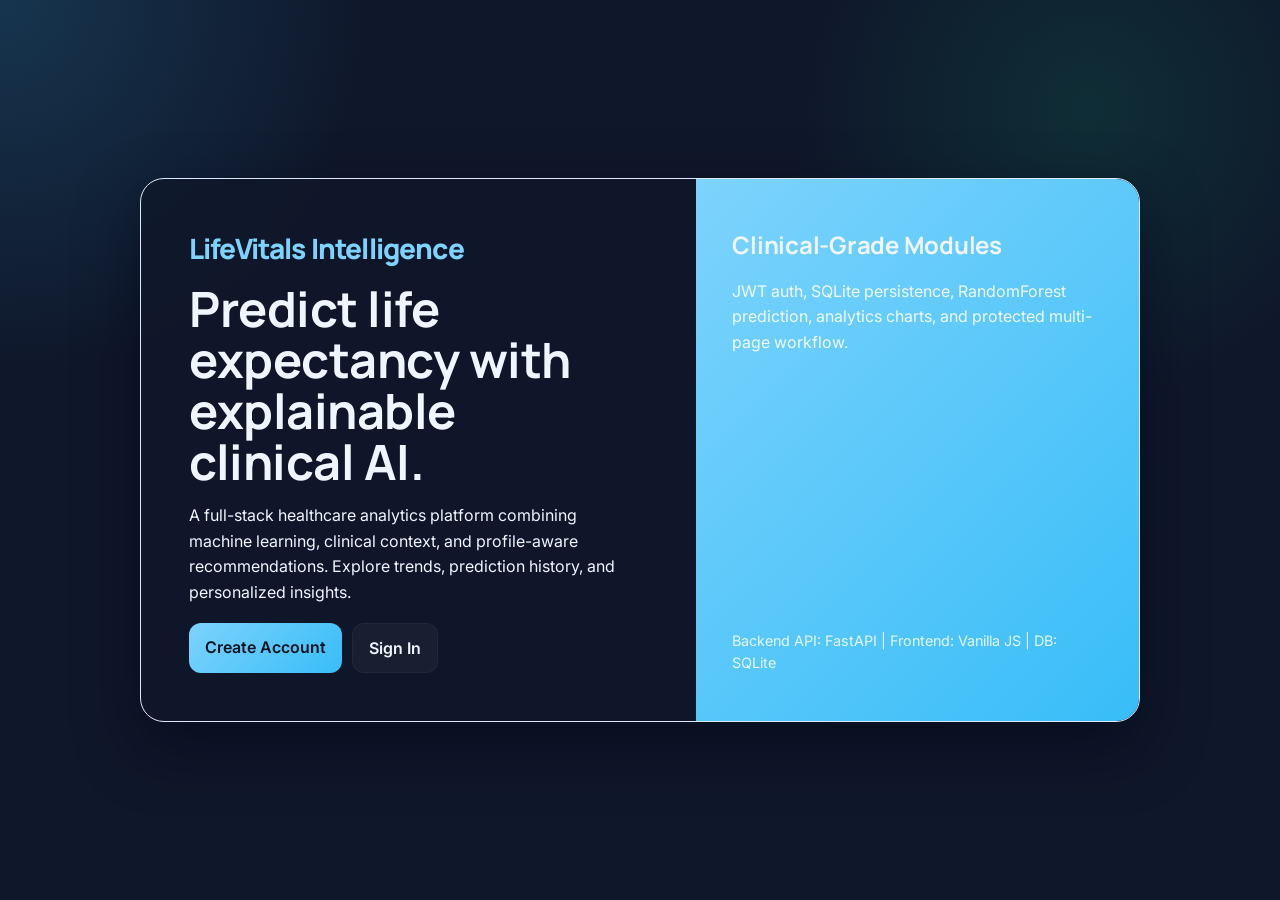
<file: stitch/frontend/index.html>
<!DOCTYPE html>
<html lang="en">

<head>
    <meta charset="UTF-8" />
    <meta name="viewport" content="width=device-width, initial-scale=1.0" />
    <title>LifeVitals | AI Life Expectancy Intelligence</title>
    <link rel="preconnect" href="https://fonts.googleapis.com" />
    <link rel="preconnect" href="https://fonts.gstatic.com" crossorigin />
    <link
        href="https://fonts.googleapis.com/css2?family=Inter:wght@400;500;600;700&family=Manrope:wght@700;800&display=swap"
        rel="stylesheet" />
    <link rel="stylesheet" href="style.css" />
</head>

<body data-page="landing">
    <main class="hero">
        <section class="hero-panel">
            <div class="hero-copy">
                <div class="brand">LifeVitals Intelligence</div>
                <h1>Predict life expectancy with explainable clinical AI.</h1>
                <p>
                    A full-stack healthcare analytics platform combining machine learning, clinical context, and
                    profile-aware recommendations. Explore trends, prediction history, and personalized insights.
                </p>
                <div style="display:flex;gap:10px;margin-top:18px;flex-wrap:wrap;">
                    <a class="btn btn-primary" href="signup.html">Create Account</a>
                    <a class="btn btn-secondary" href="login.html">Sign In</a>
                    <a id="quick-dashboard" class="btn btn-secondary hidden" href="dashboard.html">Go to Dashboard</a>
                </div>
            </div>
            <aside class="hero-art">
                <div>
                    <h2 style="font-family:Manrope,Inter,sans-serif;margin:0 0 8px;">Clinical-Grade Modules</h2>
                    <p style="opacity:.9;line-height:1.6;">
                        JWT auth, SQLite persistence, RandomForest prediction, analytics charts, and protected
                        multi-page workflow.
                    </p>
                </div>
                <div style="font-size:.9rem;opacity:.85;">Backend API: FastAPI | Frontend: Vanilla JS | DB: SQLite</div>
            </aside>
        </section>
    </main>
    <script src="script.js"></script>
</body>

</html>
</file>
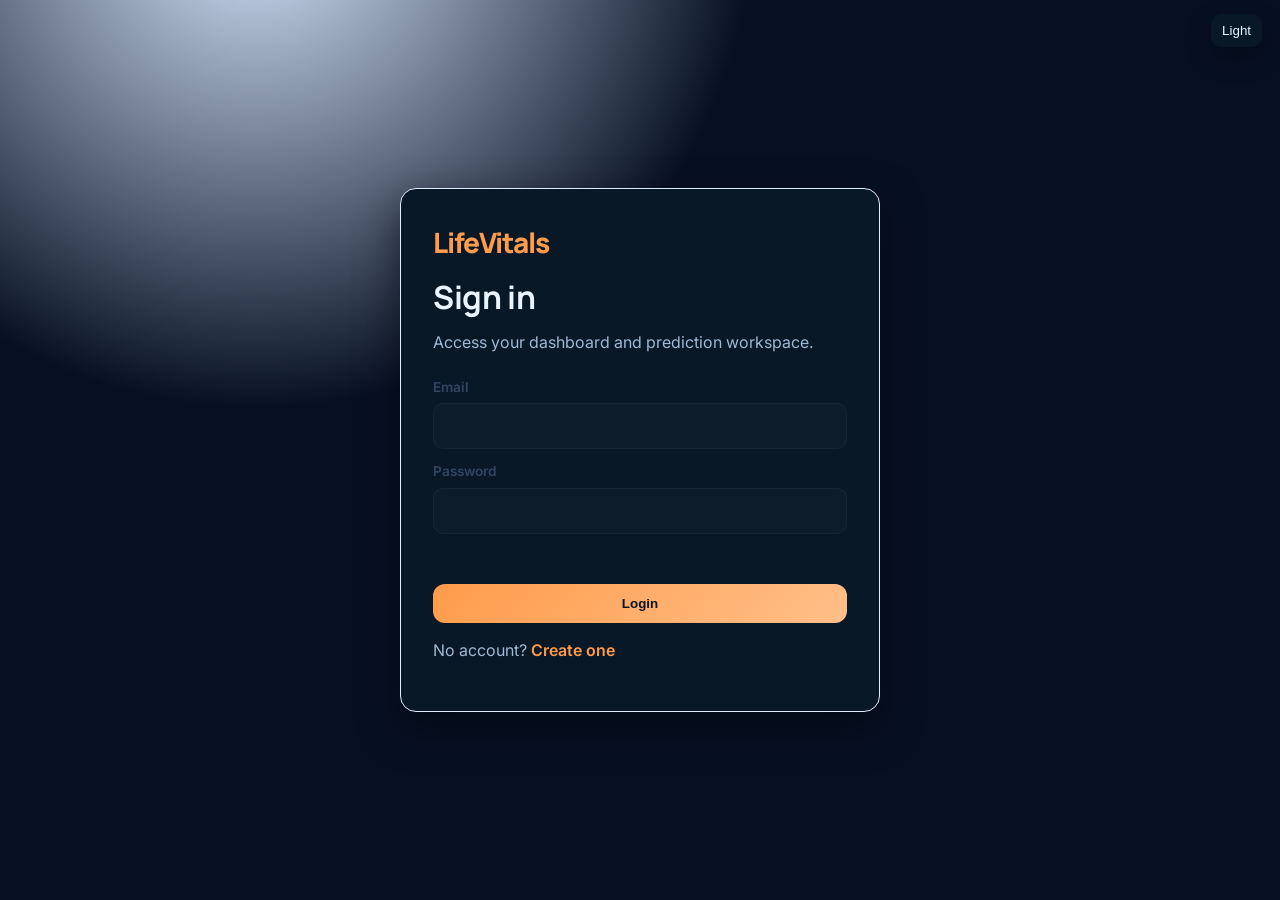
<file: stitch/frontend/dashboard.html>
<!DOCTYPE html>
<html lang="en">

<head>
    <meta charset="UTF-8" />
    <meta name="viewport" content="width=device-width, initial-scale=1.0" />
    <title>Dashboard | LifeVitals</title>
    <link rel="preconnect" href="https://fonts.googleapis.com" />
    <link rel="preconnect" href="https://fonts.gstatic.com" crossorigin />
    <link
        href="https://fonts.googleapis.com/css2?family=Inter:wght@400;500;600;700&family=Manrope:wght@700;800&display=swap"
        rel="stylesheet" />
    <link rel="stylesheet" href="style.css" />
</head>

<body data-page="dashboard">
    <button id="theme-toggle" class="theme-toggle" aria-label="Toggle theme">Dark</button>
    <div class="layout">
        <aside class="sidebar">
            <div class="brand">LifeVitals</div>
            <a class="nav-link" data-nav="dashboard" href="dashboard.html">Dashboard</a>
            <a class="nav-link" data-nav="predict" href="predict.html">Predict</a>
            <a class="nav-link" data-nav="analytics" href="analytics.html">Analytics</a>
            <a class="nav-link" data-nav="map" href="map.html">World Map</a>
            <a class="nav-link" data-nav="history" href="history.html">History</a>
            <a class="nav-link" data-nav="profile" href="profile.html">Profile</a>
            <a class="nav-link" data-nav="feedback" href="feedback.html">Feedback</a>
            <a class="nav-link" href="#" data-logout>Logout</a>
        </aside>

        <main class="main dashboard-main">
            <h1 class="page-title">Welcome, <span id="welcome-name">Clinician</span></h1>
            <p class="page-subtitle">AI-driven summary and decision support for quick understanding.</p>

            <section class="card dashboard-hero-card">
                <div class="dashboard-hero-grid">
                    <div>
                        <p class="dashboard-kicker">Overall Wellness Score</p>
                        <h2 id="overall-wellness-score" class="dashboard-overall-score">--</h2>
                        <div class="dashboard-status-row">
                            <span id="overall-wellness-status" class="dashboard-status-badge">--</span>
                            <span id="dashboard-trend-text" class="dashboard-mini-tag">--</span>
                        </div>
                        <p id="dashboard-summary-note" class="dashboard-note">Loading dashboard summary...</p>
                    </div>
                    <div class="dashboard-hero-metrics">
                        <div class="dashboard-hero-metric">
                            <span>Last Prediction</span>
                            <strong id="last-prediction">--</strong>
                        </div>
                        <div class="dashboard-hero-metric">
                            <span>Confidence</span>
                            <strong id="last-confidence">--</strong>
                        </div>
                        <div class="dashboard-hero-metric">
                            <span>Total Predictions</span>
                            <strong id="prediction-count">0</strong>
                        </div>
                        <p id="dashboard-mini-summary" class="dashboard-mini-summary">--</p>
                    </div>
                </div>
            </section>

            <section class="grid grid-2 dashboard-section" style="margin-top:18px;">
                <article class="card dashboard-card dashboard-insight-card">
                    <h3 class="dashboard-card-title">Today’s AI Insight</h3>
                    <p id="dashboard-ai-insight" class="dashboard-highlight-text">Loading latest insight...</p>
                </article>

                <article class="card dashboard-card dashboard-compare-card">
                    <h3 class="dashboard-card-title">Quick Comparison</h3>
                    <p id="dashboard-comparison-status" class="dashboard-comparison-status">--</p>
                    <p id="dashboard-comparison-text" class="dashboard-note">--</p>
                    <p id="dashboard-comparison-values" class="dashboard-comparison-values">--</p>
                </article>
            </section>

            <section class="grid grid-2 dashboard-section" style="margin-top:18px;">
                <article class="card dashboard-card">
                    <h3 class="dashboard-card-title">Top Influencing Factors</h3>
                    <div id="dashboard-factor-list" class="dashboard-factor-list"></div>
                </article>

                <article class="card dashboard-card">
                    <h3 class="dashboard-card-title">Alert System</h3>
                    <ul id="dashboard-alert-list" class="dashboard-alert-list"></ul>
                </article>
            </section>

            <section class="grid grid-2 dashboard-section" style="margin-top:18px;">
                <article class="card dashboard-card">
                    <h3 class="dashboard-card-title">Goal Tracker</h3>
                    <div class="dashboard-goal-row">
                        <input id="dashboard-target-input" type="number" min="35" max="95" step="0.1"
                            aria-label="Target life expectancy" />
                        <button id="dashboard-target-save" class="btn btn-secondary" type="button">Save Target</button>
                    </div>
                    <div class="dashboard-goal-meta">
                        <span>Current: <strong id="dashboard-goal-current">--</strong></span>
                        <span>Target: <strong id="dashboard-goal-target">--</strong></span>
                        <span id="dashboard-goal-percent">--</span>
                    </div>
                    <div class="progress dashboard-progress"><span id="dashboard-goal-progress"></span></div>
                </article>

                <article class="card dashboard-card">
                    <h3 class="dashboard-card-title">Change Since Last Prediction</h3>
                    <p id="dashboard-change-value" class="dashboard-change-value">--</p>
                    <ul id="dashboard-change-reasons" class="dashboard-bullet-list"></ul>
                </article>
            </section>

            <section class="grid grid-2 dashboard-section" style="margin-top:18px;">
                <article class="card dashboard-card">
                    <h3 class="dashboard-card-title">Smart Recommendations</h3>
                    <p id="dashboard-recommendation-summary" class="dashboard-note">Actionable guidance based on the
                        latest risk pattern.</p>
                    <ul id="dashboard-recommendation-list" class="dashboard-bullet-list"></ul>
                </article>

                <article class="card dashboard-card dashboard-actions-card">
                    <h3 class="dashboard-card-title">Quick Actions</h3>
                    <div class="dashboard-action-grid">
                        <a class="btn btn-primary dashboard-action-button" href="predict.html">Run Prediction</a>
                        <a class="btn btn-secondary dashboard-action-button" href="analytics.html">View Analytics</a>
                        <a class="btn btn-secondary dashboard-action-button" href="history.html">View History</a>
                    </div>
                    <p class="dashboard-note">Use these shortcuts to move from insight to action quickly.</p>
                </article>
            </section>

            <p id="dashboard-error" class="error-text" style="margin-top:12px;"></p>
        </main>
    </div>
    <script src="script.js"></script>
    <script src="dashboard.js"></script>
</body>

</html>
</file>
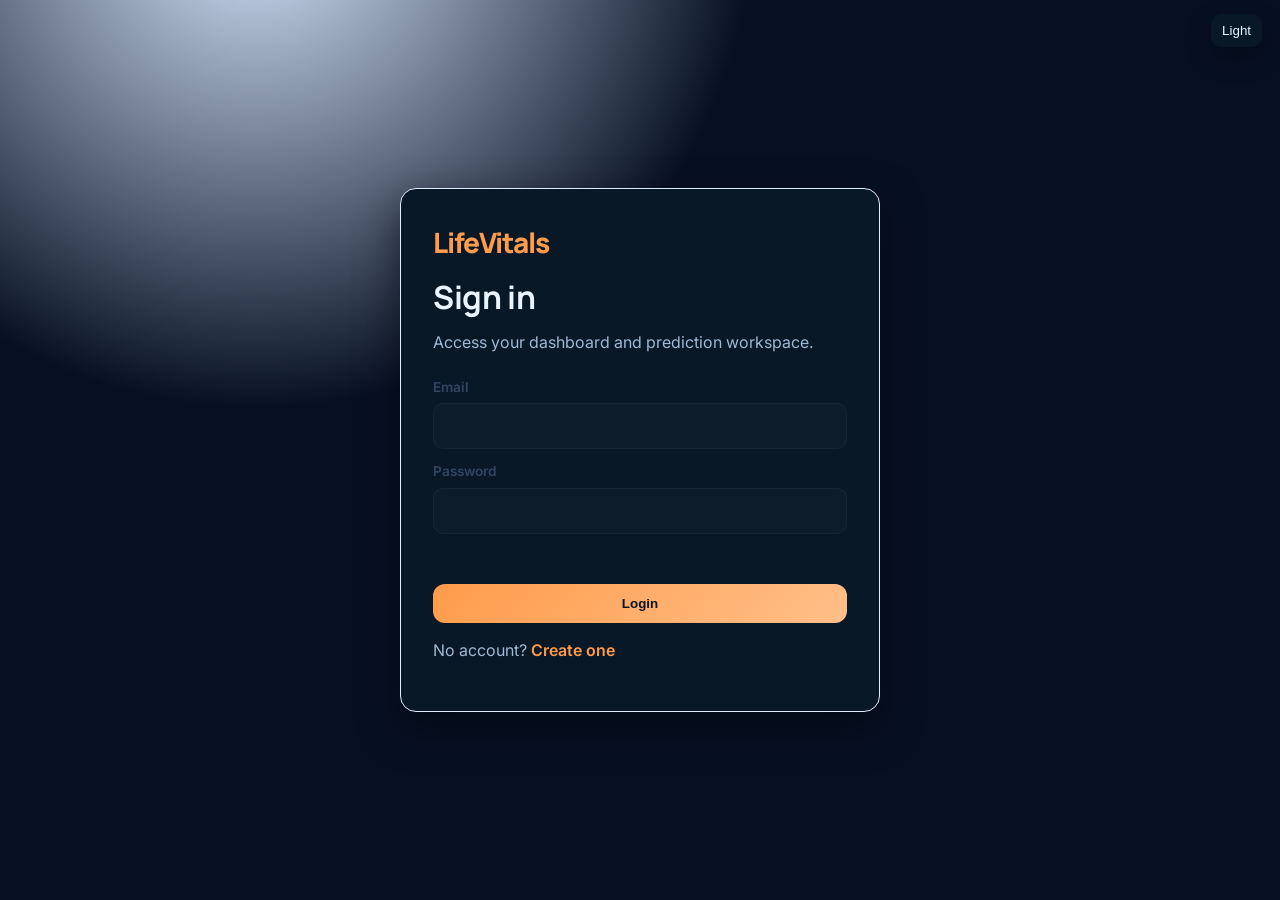
<file: stitch/frontend/feedback.html>
<!DOCTYPE html>
<html lang="en">

<head>
    <meta charset="UTF-8" />
    <meta name="viewport" content="width=device-width, initial-scale=1.0" />
    <title>Feedback & Experience | LifeVitals</title>
    <link rel="preconnect" href="https://fonts.googleapis.com" />
    <link rel="preconnect" href="https://fonts.gstatic.com" crossorigin />
    <link
        href="https://fonts.googleapis.com/css2?family=Inter:wght@400;500;600;700&family=Manrope:wght@700;800&display=swap"
        rel="stylesheet" />
    <link rel="stylesheet" href="style.css" />
</head>

<body data-page="feedback">
    <button id="theme-toggle" class="theme-toggle" aria-label="Toggle theme">Dark</button>
    <div class="layout">
        <aside class="sidebar">
            <div class="brand">LifeVitals</div>
            <a class="nav-link" data-nav="dashboard" href="dashboard.html">Dashboard</a>
            <a class="nav-link" data-nav="predict" href="predict.html">Predict</a>
            <a class="nav-link" data-nav="analytics" href="analytics.html">Analytics</a>
            <a class="nav-link" data-nav="map" href="map.html">World Map</a>
            <a class="nav-link" data-nav="history" href="history.html">History</a>
            <a class="nav-link" data-nav="profile" href="profile.html">Profile</a>
            <a class="nav-link" data-nav="feedback" href="feedback.html">Feedback</a>
            <a class="nav-link" href="#" data-logout>Logout</a>
        </aside>

        <main class="main">
            <h1 class="page-title">Feedback & Experience</h1>
            <p class="page-subtitle">Help us improve by sharing your experience and insights about LifeVitals.</p>

            <!-- Feedback Section -->
            <section class="card">
                <h2 style="margin-top: 0;">Website Feedback</h2>
                <p style="margin: 0 0 18px; color: var(--muted);">Tell us about your experience using LifeVitals. Your
                    feedback helps us improve.</p>
                <form id="feedback-form" class="grid" style="gap: 12px;">
                    <div class="form-row">
                        <div>
                            <label for="feedback_overall_rating">Overall Rating</label>
                            <select id="feedback_overall_rating" required>
                                <option value="">Select rating...</option>
                                <option value="5">5 - Excellent</option>
                                <option value="4">4 - Good</option>
                                <option value="3">3 - Average</option>
                                <option value="2">2 - Poor</option>
                                <option value="1">1 - Very Poor</option>
                            </select>
                        </div>
                        <div>
                            <label for="feedback_ease_of_use">Ease of Use</label>
                            <select id="feedback_ease_of_use" required>
                                <option value="">Select rating...</option>
                                <option value="5">5 - Very Easy</option>
                                <option value="4">4 - Easy</option>
                                <option value="3">3 - Neutral</option>
                                <option value="2">2 - Difficult</option>
                                <option value="1">1 - Very Difficult</option>
                            </select>
                        </div>
                    </div>
                    <div class="form-row">
                        <div>
                            <label for="feedback_features_used">Features You Used</label>
                            <textarea id="feedback_features_used"
                                placeholder="e.g., Life Expectancy Prediction, Analytics, History tracking..."
                                required></textarea>
                        </div>
                    </div>
                    <div class="form-row">
                        <div>
                            <label for="feedback_comments">Additional Comments</label>
                            <textarea id="feedback_comments"
                                placeholder="Tell us what you liked, disliked, or would like to see improved..."
                                required></textarea>
                        </div>
                    </div>
                    <div id="feedback-error" class="error-message" style="display:none;"></div>
                    <button id="feedback-submit" class="btn btn-primary" type="submit">Submit Feedback</button>
                </form>
            </section>

            <!-- Contact Form Section -->
            <section class="card" style="margin-top: 24px;">
                <h2 style="margin-top: 0;">Contact Us</h2>
                <p style="margin: 0 0 18px; color: var(--muted);">Have a question or need support? Get in touch with our
                    team.</p>
                <form id="contact-form" class="grid" style="gap: 12px;">
                    <div class="form-row">
                        <div>
                            <label for="contact_name">Name</label>
                            <input id="contact_name" placeholder="Your full name" required />
                        </div>
                        <div>
                            <label for="contact_email">Email</label>
                            <input id="contact_email" type="email" placeholder="your@email.com" required />
                        </div>
                    </div>
                    <div class="form-row">
                        <div>
                            <label for="contact_subject">Subject</label>
                            <input id="contact_subject" placeholder="What is this about?" required />
                        </div>
                    </div>
                    <div class="form-row">
                        <div>
                            <label for="contact_message">Message</label>
                            <textarea id="contact_message" placeholder="Your message here..." required></textarea>
                        </div>
                    </div>
                    <div id="contact-error" class="error-message" style="display:none;"></div>
                    <button id="contact-submit" class="btn btn-primary" type="submit">Send Message</button>
                </form>
            </section>

            <!-- Experience Section -->
            <section class="card" style="margin-top: 24px;">
                <h2 style="margin-top: 0;">Travel & Experience Rating</h2>
                <p style="margin: 0 0 18px; color: var(--muted);">Share your experience from visiting other countries.
                    Rate features that impact life expectancy.</p>
                <form id="experience-form" class="grid" style="gap: 12px;">
                    <div class="form-row">
                        <div>
                            <label for="experience_country_visited">Country Visited</label>
                            <input id="experience_country_visited" placeholder="Which country did you visit?"
                                required />
                        </div>
                        <div>
                            <label for="experience_visit_duration">Duration (Days)</label>
                            <input id="experience_visit_duration" type="number" placeholder="Number of days" required />
                        </div>
                    </div>

                    <!-- Healthcare Rating -->
                    <div class="form-row">
                        <div>
                            <label for="experience_healthcare">Healthcare Quality</label>
                            <select id="experience_healthcare" required>
                                <option value="">Select rating...</option>
                                <option value="5">5 - Excellent</option>
                                <option value="4">4 - Good</option>
                                <option value="3">3 - Average</option>
                                <option value="2">2 - Poor</option>
                                <option value="1">1 - Very Poor</option>
                            </select>
                        </div>
                        <div>
                            <label for="experience_nutrition">Nutrition & Food Quality</label>
                            <select id="experience_nutrition" required>
                                <option value="">Select rating...</option>
                                <option value="5">5 - Excellent</option>
                                <option value="4">4 - Good</option>
                                <option value="3">3 - Average</option>
                                <option value="2">2 - Poor</option>
                                <option value="1">1 - Very Poor</option>
                            </select>
                        </div>
                    </div>

                    <!-- Environmental Rating -->
                    <div class="form-row">
                        <div>
                            <label for="experience_environment">Environmental Quality (Air, Water)</label>
                            <select id="experience_environment" required>
                                <option value="">Select rating...</option>
                                <option value="5">5 - Excellent</option>
                                <option value="4">4 - Good</option>
                                <option value="3">3 - Average</option>
                                <option value="2">2 - Poor</option>
                                <option value="1">1 - Very Poor</option>
                            </select>
                        </div>
                        <div>
                            <label for="experience_safety">Safety & Security</label>
                            <select id="experience_safety" required>
                                <option value="">Select rating...</option>
                                <option value="5">5 - Excellent</option>
                                <option value="4">4 - Good</option>
                                <option value="3">3 - Average</option>
                                <option value="2">2 - Poor</option>
                                <option value="1">1 - Very Poor</option>
                            </select>
                        </div>
                    </div>

                    <!-- Education & Access Ratings -->
                    <div class="form-row">
                        <div>
                            <label for="experience_education">Education Access</label>
                            <select id="experience_education" required>
                                <option value="">Select rating...</option>
                                <option value="5">5 - Excellent</option>
                                <option value="4">4 - Good</option>
                                <option value="3">3 - Average</option>
                                <option value="2">2 - Poor</option>
                                <option value="1">1 - Very Poor</option>
                            </select>
                        </div>
                        <div>
                            <label for="experience_physical_activity">Physical Activity Opportunities</label>
                            <select id="experience_physical_activity" required>
                                <option value="">Select rating...</option>
                                <option value="5">5 - Excellent</option>
                                <option value="4">4 - Good</option>
                                <option value="3">3 - Average</option>
                                <option value="2">2 - Poor</option>
                                <option value="1">1 - Very Poor</option>
                            </select>
                        </div>
                    </div>

                    <!-- Overall Experience -->
                    <div class="form-row">
                        <div>
                            <label for="experience_overall">Overall Life Experience</label>
                            <select id="experience_overall" required>
                                <option value="">Select rating...</option>
                                <option value="5">5 - Excellent</option>
                                <option value="4">4 - Good</option>
                                <option value="3">3 - Average</option>
                                <option value="2">2 - Poor</option>
                                <option value="1">1 - Very Poor</option>
                            </select>
                        </div>
                    </div>

                    <div class="form-row">
                        <div>
                            <label for="experience_comments">Experience Details</label>
                            <textarea id="experience_comments"
                                placeholder="Share any additional insights about your experience..."
                                required></textarea>
                        </div>
                    </div>
                    <div id="experience-error" class="error-message" style="display:none;"></div>
                    <button id="experience-submit" class="btn btn-primary" type="submit">Submit Experience
                        Rating</button>
                </form>
            </section>

            <!-- Success Message -->
            <div id="feedback-success" class="card"
                style="margin-top: 24px; display: none; background: rgba(15, 153, 96, 0.1); border: 1px solid rgba(145, 255, 202, 0.28);">
                <p style="margin: 0; color: #0f9960; font-weight: 500;">✓ Thank you for your submission! Your feedback
                    helps us improve LifeVitals.</p>
            </div>
        </main>
    </div>

    <script src="script.js"></script>
</body>

</html>
</file>
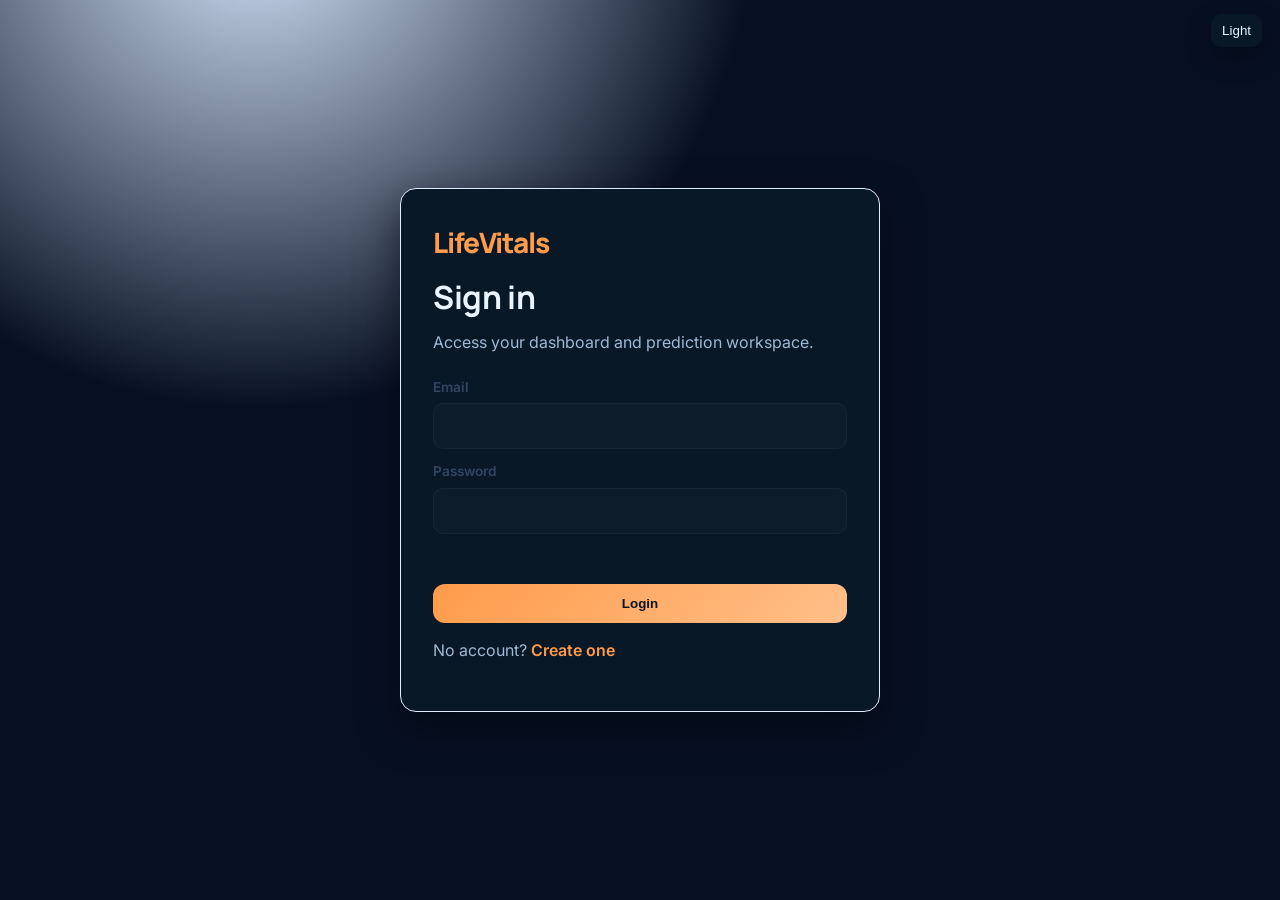
<file: stitch/frontend/history.html>
<!DOCTYPE html>
<html lang="en">

<head>
    <meta charset="UTF-8" />
    <meta name="viewport" content="width=device-width, initial-scale=1.0" />
    <title>History | LifeVitals</title>
    <link rel="preconnect" href="https://fonts.googleapis.com" />
    <link rel="preconnect" href="https://fonts.gstatic.com" crossorigin />
    <link
        href="https://fonts.googleapis.com/css2?family=Inter:wght@400;500;600;700&family=Manrope:wght@700;800&display=swap"
        rel="stylesheet" />
    <link rel="stylesheet" href="style.css" />
</head>

<body data-page="history">
    <button id="theme-toggle" class="theme-toggle" aria-label="Toggle theme">Dark</button>
    <div class="layout">
        <aside class="sidebar">
            <div class="brand">LifeVitals</div>
            <a class="nav-link" data-nav="dashboard" href="dashboard.html">Dashboard</a>
            <a class="nav-link" data-nav="predict" href="predict.html">Predict</a>
            <a class="nav-link" data-nav="analytics" href="analytics.html">Analytics</a>
            <a class="nav-link" data-nav="map" href="map.html">World Map</a>
            <a class="nav-link" data-nav="history" href="history.html">History</a>
            <a class="nav-link" data-nav="profile" href="profile.html">Profile</a>
            <a class="nav-link" data-nav="feedback" href="feedback.html">Feedback</a>
            <a class="nav-link" href="#" data-logout>Logout</a>
        </aside>

        <main class="main">
            <h1 class="page-title">Prediction History</h1>
            <p class="page-subtitle">Module-wise records with corrected local date and time.</p>

            <section class="card history-filter-card">
                <div class="history-filter-row">
                    <span class="history-filter-label">Filter by date:</span>
                    <div class="history-filter-buttons">
                        <button class="btn btn-secondary history-filter-btn is-active" data-history-filter="all"
                            type="button">All</button>
                        <button class="btn btn-secondary history-filter-btn" data-history-filter="5min" type="button">5
                            Minutes</button>
                        <button class="btn btn-secondary history-filter-btn" data-history-filter="1hour" type="button">1
                            Hour</button>
                        <button class="btn btn-secondary history-filter-btn" data-history-filter="last7"
                            type="button">Last 7 Days</button>
                        <button class="btn btn-secondary history-filter-btn" data-history-filter="last30"
                            type="button">Last 30 Days</button>
                    </div>
                </div>
            </section>

            <section class="grid history-grid">
                <article class="card history-module-card">
                    <h2 class="history-module-title">Life Expectancy</h2>
                    <div style="overflow:auto;">
                        <table class="table">
                            <thead>
                                <tr>
                                    <th>ID</th>
                                    <th>Date &amp; Time</th>
                                    <th>Prediction</th>
                                    <th>Confidence</th>
                                    <th>Status</th>
                                    <th>Insight</th>
                                    <th>Actions</th>
                                </tr>
                            </thead>
                            <tbody id="history-life-body"></tbody>
                        </table>
                    </div>
                </article>

                <article class="card history-module-card">
                    <h2 class="history-module-title">Economy</h2>
                    <div style="overflow:auto;">
                        <table class="table">
                            <thead>
                                <tr>
                                    <th>ID</th>
                                    <th>Date &amp; Time</th>
                                    <th>Prediction</th>
                                    <th>Confidence</th>
                                    <th>Status</th>
                                    <th>Insight</th>
                                    <th>Actions</th>
                                </tr>
                            </thead>
                            <tbody id="history-economy-body"></tbody>
                        </table>
                    </div>
                </article>

                <article class="card history-module-card">
                    <h2 class="history-module-title">Health</h2>
                    <div style="overflow:auto;">
                        <table class="table">
                            <thead>
                                <tr>
                                    <th>ID</th>
                                    <th>Date &amp; Time</th>
                                    <th>Prediction</th>
                                    <th>Confidence</th>
                                    <th>Status</th>
                                    <th>Insight</th>
                                    <th>Actions</th>
                                </tr>
                            </thead>
                            <tbody id="history-health-body"></tbody>
                        </table>
                    </div>
                </article>

                <article class="card history-module-card">
                    <h2 class="history-module-title">Social</h2>
                    <div style="overflow:auto;">
                        <table class="table">
                            <thead>
                                <tr>
                                    <th>ID</th>
                                    <th>Date &amp; Time</th>
                                    <th>Prediction</th>
                                    <th>Confidence</th>
                                    <th>Status</th>
                                    <th>Insight</th>
                                    <th>Actions</th>
                                </tr>
                            </thead>
                            <tbody id="history-social-body"></tbody>
                        </table>
                    </div>
                </article>
            </section>
        </main>
    </div>

    <div id="history-detail-modal" class="history-modal hidden" role="dialog" aria-modal="true"
        aria-labelledby="history-detail-title">
        <div class="history-modal-backdrop" data-history-close-modal></div>
        <div class="history-modal-content card">
            <div class="history-modal-header">
                <h3 id="history-detail-title" style="margin:0;">Life Expectancy Full Description</h3>
                <button id="history-detail-close" class="btn btn-secondary" type="button"
                    data-history-close-modal>Close</button>
            </div>
            <div id="history-detail-body" class="history-detail-body"></div>
        </div>
    </div>

    <script src="script.js"></script>
</body>

</html>
</file>
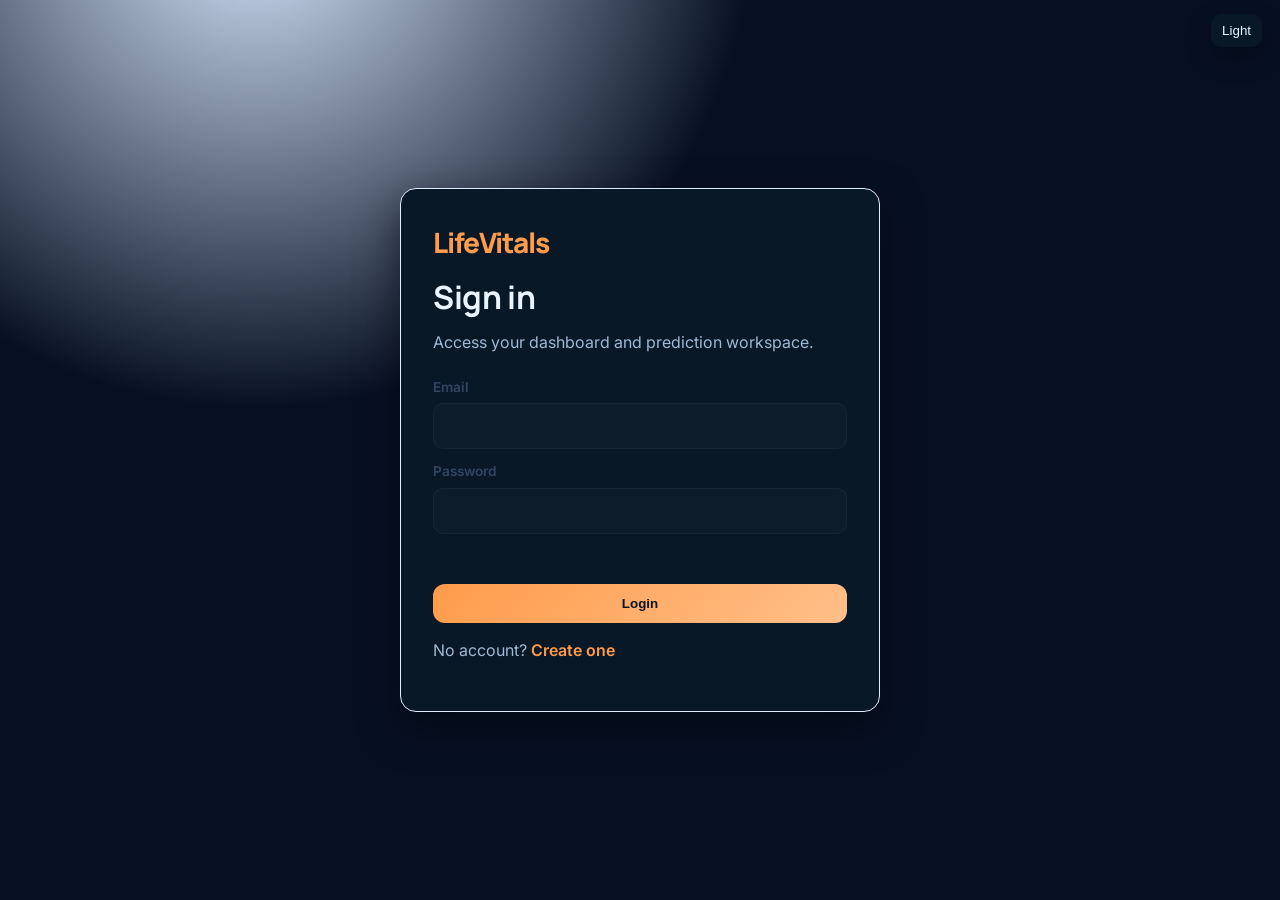
<file: stitch/frontend/login.html>
<!DOCTYPE html>
<html lang="en">

<head>
    <meta charset="UTF-8" />
    <meta name="viewport" content="width=device-width, initial-scale=1.0" />
    <title>Login | LifeVitals</title>
    <link rel="preconnect" href="https://fonts.googleapis.com" />
    <link rel="preconnect" href="https://fonts.gstatic.com" crossorigin />
    <link
        href="https://fonts.googleapis.com/css2?family=Inter:wght@400;500;600;700&family=Manrope:wght@700;800&display=swap"
        rel="stylesheet" />
    <link rel="stylesheet" href="style.css" />
</head>

<body data-page="login">
    <button id="theme-toggle" class="theme-toggle" aria-label="Toggle theme">Dark</button>
    <div class="auth-shell">
        <section class="auth-card" style="max-width:480px;">
            <div class="brand">LifeVitals</div>
            <h1 class="page-title" style="margin-top:10px;">Sign in</h1>
            <p class="page-subtitle">Access your dashboard and prediction workspace.</p>

            <form id="login-form" class="grid" style="gap:12px;">
                <div>
                    <label for="login_email">Email</label>
                    <input id="login_email" type="email" required />
                </div>
                <div>
                    <label for="login_password">Password</label>
                    <input id="login_password" type="password" required />
                </div>
                <p id="login-error" class="error-text"></p>
                <button id="login-btn" class="btn btn-primary" type="submit">Login</button>
            </form>

            <p style="margin-top:14px;color:var(--muted);">No account? <a href="signup.html"
                    style="color:var(--primary);font-weight:600;">Create one</a></p>
        </section>
    </div>
    <script src="script.js"></script>
</body>

</html>
</file>
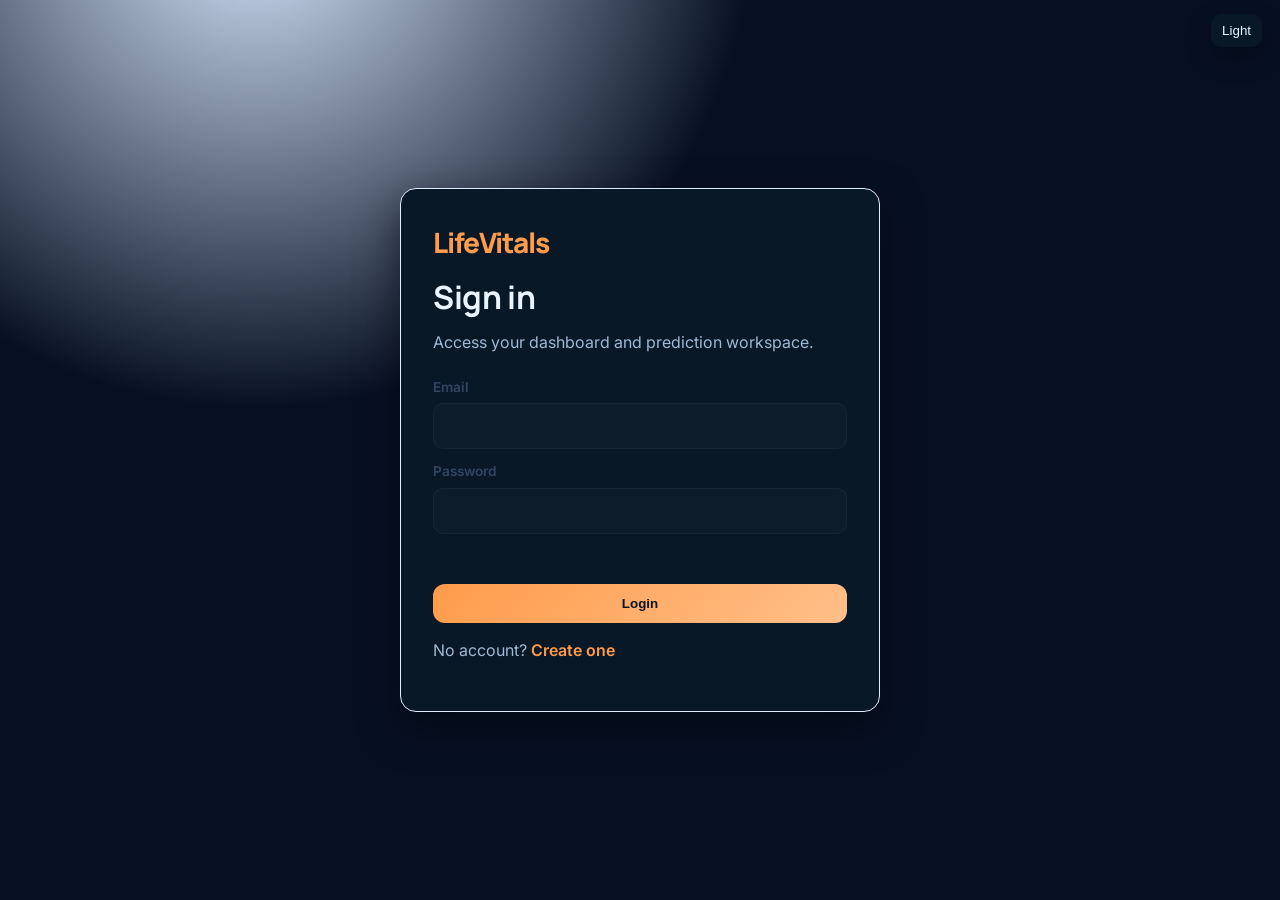
<file: stitch/frontend/profile.html>
<!DOCTYPE html>
<html lang="en">

<head>
    <meta charset="UTF-8" />
    <meta name="viewport" content="width=device-width, initial-scale=1.0" />
    <title>Profile | LifeVitals</title>
    <link rel="preconnect" href="https://fonts.googleapis.com" />
    <link rel="preconnect" href="https://fonts.gstatic.com" crossorigin />
    <link
        href="https://fonts.googleapis.com/css2?family=Inter:wght@400;500;600;700&family=Manrope:wght@700;800&display=swap"
        rel="stylesheet" />
    <link rel="stylesheet" href="style.css" />
</head>

<body data-page="profile">
    <button id="theme-toggle" class="theme-toggle" aria-label="Toggle theme">Dark</button>
    <div class="layout">
        <aside class="sidebar">
            <div class="brand">LifeVitals</div>
            <a class="nav-link" data-nav="dashboard" href="dashboard.html">Dashboard</a>
            <a class="nav-link" data-nav="predict" href="predict.html">Predict</a>
            <a class="nav-link" data-nav="analytics" href="analytics.html">Analytics</a>
            <a class="nav-link" data-nav="map" href="map.html">World Map</a>
            <a class="nav-link" data-nav="history" href="history.html">History</a>
            <a class="nav-link" data-nav="profile" href="profile.html">Profile</a>
            <a class="nav-link" data-nav="feedback" href="feedback.html">Feedback</a>
            <a class="nav-link" href="#" data-logout>Logout</a>
        </aside>

        <main class="main">
            <h1 class="page-title">Profile & Settings</h1>
            <p class="page-subtitle">Manage your personal and health profile configuration.</p>

            <section class="card">
                <form id="profile-form" class="grid" style="gap:12px;">
                    <div class="form-row">
                        <div><label for="profile_full_name">Full Name</label><input id="profile_full_name" required />
                        </div>
                        <div><label for="profile_age">Age</label><input id="profile_age" type="number" required /></div>
                        <div><label for="profile_gender">Gender</label><input id="profile_gender" required /></div>
                        <div><label for="profile_country">Country</label><input id="profile_country" required /></div>
                        <div><label for="profile_height_cm">Height (cm)</label><input id="profile_height_cm"
                                type="number" required /></div>
                        <div><label for="profile_weight_kg">Weight (kg)</label><input id="profile_weight_kg"
                                type="number" required /></div>
                        <div><label for="profile_smoking_status">Smoking Status</label><input
                                id="profile_smoking_status" required /></div>
                        <div><label for="profile_alcohol_consumption">Alcohol Consumption</label><input
                                id="profile_alcohol_consumption" required /></div>
                        <div><label for="profile_physical_activity">Physical Activity</label><input
                                id="profile_physical_activity" required /></div>
                        <div><label for="profile_education_level">Education Level</label><input
                                id="profile_education_level" required /></div>
                        <div><label for="profile_occupation">Occupation</label><input id="profile_occupation"
                                required /></div>
                        <div><label for="profile_income_range">Income Range</label><input id="profile_income_range"
                                required /></div>
                        <div><label for="profile_user_role">User Role</label><input id="profile_user_role" required />
                        </div>
                    </div>
                    <button id="save-profile-btn" class="btn btn-primary" type="submit">Save Profile</button>
                </form>
            </section>

            <section class="card" style="margin-top:18px;">
                <h3 style="margin-top:0;">Security</h3>
                <p style="margin:0;color:var(--muted);">Password updates can be added via a dedicated endpoint. JWT
                    session security is active.</p>
            </section>
        </main>
    </div>
    <script src="script.js"></script>
</body>

</html>
</file>
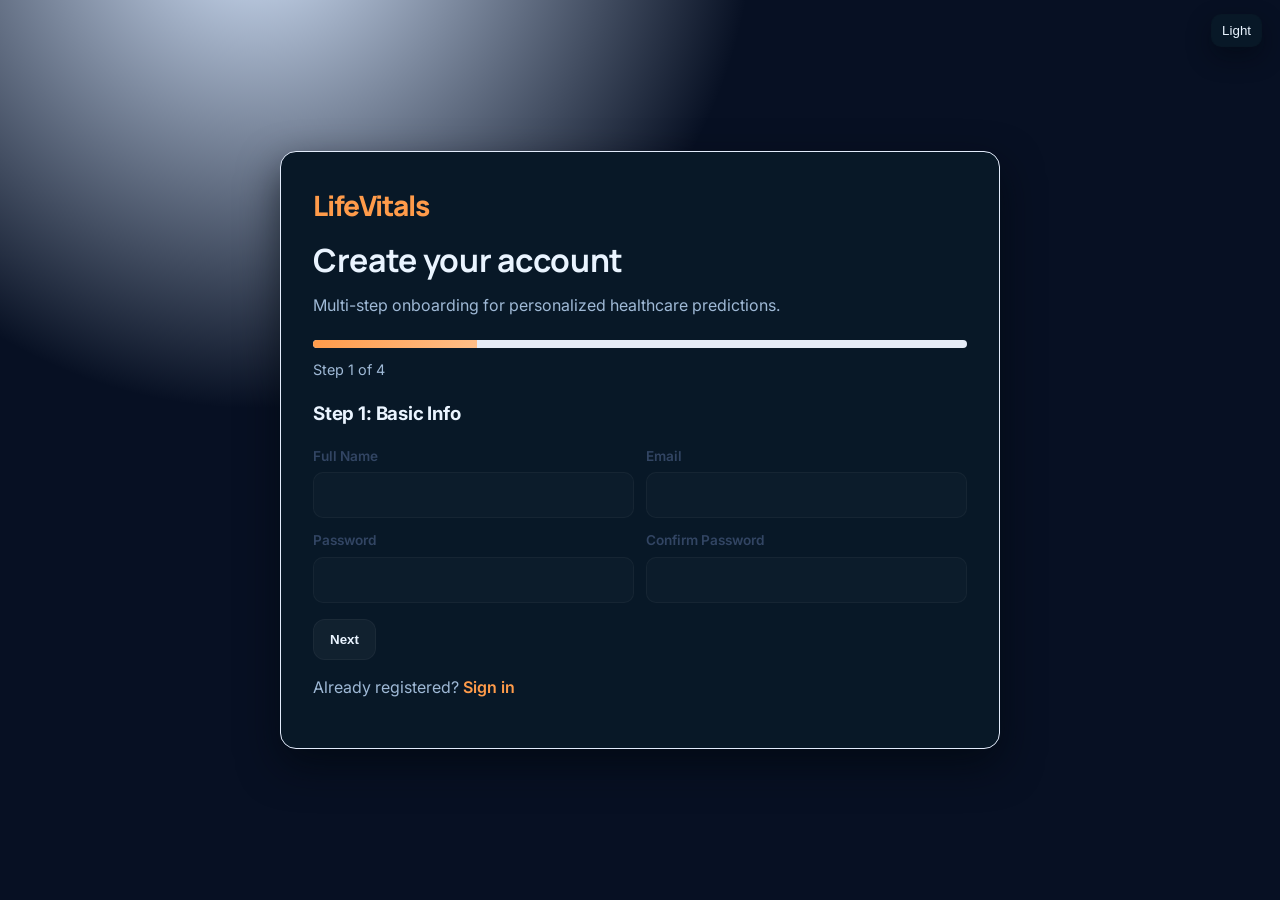
<file: stitch/frontend/signup.html>
<!DOCTYPE html>
<html lang="en">

<head>
    <meta charset="UTF-8" />
    <meta name="viewport" content="width=device-width, initial-scale=1.0" />
    <title>Signup | LifeVitals</title>
    <link rel="preconnect" href="https://fonts.googleapis.com" />
    <link rel="preconnect" href="https://fonts.gstatic.com" crossorigin />
    <link
        href="https://fonts.googleapis.com/css2?family=Inter:wght@400;500;600;700&family=Manrope:wght@700;800&display=swap"
        rel="stylesheet" />
    <link rel="stylesheet" href="style.css" />
</head>

<body data-page="signup">
    <button id="theme-toggle" class="theme-toggle" aria-label="Toggle theme">Dark</button>
    <div class="auth-shell">
        <section class="auth-card">
            <div class="brand">LifeVitals</div>
            <h1 class="page-title" style="margin-top:10px;">Create your account</h1>
            <p class="page-subtitle">Multi-step onboarding for personalized healthcare predictions.</p>
            <div class="progress"><span id="signup-progress"></span></div>
            <p id="step-indicator" style="margin:10px 0 0;color:var(--muted);font-size:.9rem;"></p>

            <form id="signup-form" style="margin-top:18px;">
                <section data-step="1" class="grid">
                    <h3 style="margin:0;">Step 1: Basic Info</h3>
                    <div class="form-row">
                        <div>
                            <label for="full_name">Full Name</label>
                            <input id="full_name" required />
                        </div>
                        <div>
                            <label for="email">Email</label>
                            <input id="email" type="email" required />
                        </div>
                        <div>
                            <label for="password">Password</label>
                            <input id="password" type="password" minlength="8" required />
                        </div>
                        <div>
                            <label for="confirm_password">Confirm Password</label>
                            <input id="confirm_password" type="password" minlength="8" required />
                        </div>
                    </div>
                </section>

                <section data-step="2" class="grid hidden">
                    <h3 style="margin:0;">Step 2: Demographics</h3>
                    <div class="form-row">
                        <div>
                            <label for="age">Age</label>
                            <input id="age" type="number" min="1" max="120" required />
                        </div>
                        <div>
                            <label for="gender">Gender</label>
                            <select id="gender" required>
                                <option value="">Select</option>
                                <option>Female</option>
                                <option>Male</option>
                                <option>Other</option>
                            </select>
                        </div>
                        <div style="grid-column: span 2;">
                            <label for="country">Country</label>
                            <input id="country" required />
                        </div>
                    </div>
                </section>

                <section data-step="3" class="grid hidden">
                    <h3 style="margin:0;">Step 3: Health Profile</h3>
                    <div class="form-row">
                        <div>
                            <label for="height_cm">Height (cm)</label>
                            <input id="height_cm" type="number" min="50" max="250" required />
                        </div>
                        <div>
                            <label for="weight_kg">Weight (kg)</label>
                            <input id="weight_kg" type="number" min="20" max="400" required />
                        </div>
                        <div>
                            <label for="bmi_preview">Auto BMI</label>
                            <input id="bmi_preview" readonly />
                        </div>
                        <div>
                            <label for="smoking_status">Smoking Status</label>
                            <select id="smoking_status" required>
                                <option value="">Select</option>
                                <option>Never</option>
                                <option>Former</option>
                                <option>Current</option>
                            </select>
                        </div>
                        <div>
                            <label for="alcohol_consumption">Alcohol Consumption</label>
                            <select id="alcohol_consumption" required>
                                <option value="">Select</option>
                                <option>Low</option>
                                <option>Moderate</option>
                                <option>High</option>
                            </select>
                        </div>
                        <div>
                            <label for="physical_activity">Physical Activity</label>
                            <select id="physical_activity" required>
                                <option value="">Select</option>
                                <option>Low</option>
                                <option>Moderate</option>
                                <option>High</option>
                            </select>
                        </div>
                    </div>
                </section>

                <section data-step="4" class="grid hidden">
                    <h3 style="margin:0;">Step 4: Socio-Economic Info</h3>
                    <div class="form-row">
                        <div>
                            <label for="education_level">Education Level</label>
                            <input id="education_level" required />
                        </div>
                        <div>
                            <label for="occupation">Occupation</label>
                            <input id="occupation" required />
                        </div>
                        <div>
                            <label for="income_range">Income Range</label>
                            <input id="income_range" required />
                        </div>
                        <div>
                            <label for="user_role">User Role</label>
                            <select id="user_role" required>
                                <option value="">Select</option>
                                <option>Student</option>
                                <option>Researcher</option>
                                <option>Healthcare Professional</option>
                                <option>General User</option>
                            </select>
                        </div>
                    </div>
                </section>

                <p id="signup-error" class="error-text"></p>
                <div style="display:flex;gap:10px;margin-top:16px;">
                    <button id="prev-step" class="btn btn-secondary hidden" type="button">Previous</button>
                    <button id="next-step" class="btn btn-secondary" type="button">Next</button>
                    <button id="submit-signup" class="btn btn-primary hidden" type="submit">Create Account</button>
                </div>
            </form>

            <p style="margin-top:14px;color:var(--muted);">Already registered? <a href="login.html"
                    style="color:var(--primary);font-weight:600;">Sign in</a></p>
        </section>
    </div>
    <script src="script.js"></script>
</body>

</html>
</file>
<file: stitch/frontend/style.css>
:root {
  --bg: #f3f6fb;
  --card: #ffffff;
  --ink: #152036;
  --muted: #5f6f88;
  --primary: #0b4ea2;
  --primary-2: #2e7dd7;
  --primary-3: #6fb5ff;
  --accent-2: #0ea5a4;
  --accent: #0f9960;
  --danger: #b42318;
  --ring: rgba(46, 125, 215, 0.25);
  --shadow: 0 16px 40px rgba(16, 38, 73, 0.08);
  --shadow-soft: 0 10px 24px rgba(15, 32, 60, 0.08);
  --radius: 16px;
}

/* Dark theme variables when body has .theme-dark */
/* Dark theme variables when body has .theme-dark */
body.theme-dark {
  --bg: #071023; /* deeper for contrast */
  --card: #081827;
  --ink: #eaf4ff; /* very light text */
  --muted: #9fb9d6;
  --primary: #ff9b4a; /* warmer accent */
  --primary-2: #ffbf89;
  --ring: rgba(255, 155, 74, 0.12);
  --shadow: 0 16px 40px rgba(1, 7, 14, 0.65);
  --shadow-soft: 0 10px 24px rgba(1, 7, 14, 0.45);
}

/* Light theme variables when body has .theme-light */
body.theme-light {
  --bg: #f7f9fc; /* slightly lighter */
  --card: #ffffff;
  --ink: #081426; /* darker text for readability */
  --muted: #48627a;
  --primary: #0b4ea2;
  --primary-2: #2e7dd7;
}

* {
  box-sizing: border-box;
}

body {
  margin: 0;
  font-family:
    Inter,
    system-ui,
    -apple-system,
    Segoe UI,
    sans-serif;
  background:
    radial-gradient(circle at 20% -10%, #d8e8ff 0%, transparent 35%), var(--bg);
  color: var(--ink);
  line-height: 1.5;
}

a {
  color: inherit;
  text-decoration: none;
}

h1,
h2,
h3,
h4 {
  letter-spacing: -0.01em;
  color: #13284a;
}

/* Ensure headings are readable in dark theme */
body.theme-dark h1,
body.theme-dark h2,
body.theme-dark h3,
body.theme-dark h4 {
  color: var(--ink) !important;
}

/* Force readable colors for headings inside cards */
body.theme-dark .card h1,
body.theme-dark .card h2,
body.theme-dark .card h3,
body.theme-dark .card h4 {
  color: var(--ink) !important;
}

/* Ensure paragraph text in dark mode is readable */
body.theme-dark p,
body.theme-dark li,
body.theme-dark span {
  color: var(--muted);
}

p {
  line-height: 1.65;
}

ul,
ol {
  margin-top: 0;
  line-height: 1.6;
}

li::marker {
  color: var(--primary);
}

.dashboard-status-badge,
.dashboard-mini-tag {
  backdrop-filter: blur(8px);
}

.dashboard-status-badge.good,
.dashboard-mini-tag.good {
  background: rgba(15, 153, 96, 0.22);
  color: #e8fff3;
  border: 1px solid rgba(145, 255, 202, 0.28);
}

.dashboard-status-badge.warning,
.dashboard-mini-tag.warning {
  background: rgba(245, 158, 11, 0.22);
  color: #fff6df;
  border: 1px solid rgba(255, 224, 154, 0.3);
}

.dashboard-status-badge.danger,
.dashboard-mini-tag.danger {
  background: rgba(220, 38, 38, 0.22);
  color: #ffe5e5;
  border: 1px solid rgba(255, 162, 162, 0.26);
}

.dashboard-hero-metric {
  backdrop-filter: blur(8px);
}

.dashboard-hero-metric:nth-child(1) {
  border-left: 4px solid #ffd166;
}

.dashboard-hero-metric:nth-child(2) {
  border-left: 4px solid #8be9c9;
}

.dashboard-hero-metric:nth-child(3) {
  border-left: 4px solid #ffd0ff;
}

.dashboard-insight-card .dashboard-highlight-text {
  color: #0b4ea2;
}

.dashboard-comparison-status.good {
  background: rgba(15, 153, 96, 0.16);
  color: #0f9960;
}

.dashboard-comparison-status.warning {
  background: rgba(245, 158, 11, 0.16);
  color: #9b6700;
}

.dashboard-comparison-status.danger {
  background: rgba(220, 38, 38, 0.16);
  color: #b42318;
}

.dashboard-factor-card {
  border: 1px solid #dfebfb;
  border-radius: 14px;
  padding: 12px;
  background: linear-gradient(180deg, #ffffff 0%, #f9fcff 100%);
}

.dashboard-factor-card:nth-child(1) {
  border-left: 4px solid #0f9960;
}

.dashboard-factor-card:nth-child(2) {
  border-left: 4px solid #2e7dd7;
}

.dashboard-factor-card:nth-child(3) {
  border-left: 4px solid #f59e0b;
}

.dashboard-alert-item.good .dashboard-alert-dot {
  background: #0f9960;
}

.dashboard-alert-item.warning .dashboard-alert-dot {
  background: #f59e0b;
}

.dashboard-alert-item.danger .dashboard-alert-dot {
  background: #dc2626;
}

.dashboard-alert-item.good {
  background: rgba(15, 153, 96, 0.08);
}

.dashboard-alert-item.warning {
  background: rgba(245, 158, 11, 0.08);
}

.dashboard-alert-item.danger {
  background: rgba(220, 38, 38, 0.08);
}

.dashboard-change-value.positive {
  color: #0f9960;
}

.dashboard-change-value.neutral {
  color: #315179;
}

.dashboard-change-value.negative {
  text-shadow: 0 0 0 rgba(0, 0, 0, 0);
}

.dashboard-action-grid {
  display: grid;
  gap: 10px;
  margin-bottom: 12px;
}

.dashboard-action-button[href*="predict"] {
  background: linear-gradient(135deg, #0b4ea2, #2e7dd7);
}

.dashboard-action-button[href*="analytics"] {
  background: linear-gradient(135deg, #0f9960, #34c48d);
  color: #fff;
}

.dashboard-action-button[href*="history"] {
  background: linear-gradient(135deg, #f59e0b, #f97316);
  color: #fff;
}

.dashboard-action-button:hover {
  transform: translateY(-2px) scale(1.01);
}

.container {
  width: min(1140px, 92vw);
  margin: 0 auto;
}
.auth-shell {
  min-height: 100vh;
  display: grid;
  place-items: center;
  padding: 40px 0;
}

.auth-card {
  width: min(720px, 92vw);
  background: var(--card);
  border-radius: var(--radius);
  box-shadow: var(--shadow);
  padding: 32px;
  border: 1px solid #e2ebfb;
}

.brand {
  font-family: Manrope, Inter, sans-serif;
  font-size: 1.75rem;
  font-weight: 800;
  letter-spacing: -0.03em;
  color: var(--primary);
}

.hero {
  min-height: 100vh;
  display: grid;
  place-items: center;
}

.hero-panel {
  width: min(1000px, 92vw);
  display: grid;
  grid-template-columns: 1.2fr 1fr;
  gap: 24px;
  background: var(--card);
  box-shadow: var(--shadow);
  border-radius: 24px;
  overflow: hidden;
  border: 1px solid #dce8fb;
}

.hero-copy {
  padding: 48px;
}

.hero-copy h1 {
  font-family: Manrope, Inter, sans-serif;
  font-size: clamp(2rem, 3.8vw, 3.4rem);
  margin: 14px 0;
  line-height: 1.05;
}

.hero-copy p {
  color: var(--muted);
  line-height: 1.6;
}

.hero-art {
  background: linear-gradient(135deg, var(--primary), var(--primary-2));
  color: #fff;
  padding: 48px 36px;
  display: flex;
  flex-direction: column;
  justify-content: space-between;
}

.btn {
  border: 0;
  border-radius: 12px;
  padding: 12px 16px;
  font-weight: 600;
  cursor: pointer;
  transition:
    transform 0.18s ease,
    box-shadow 0.18s ease,
    filter 0.18s ease;
}

.btn:hover {
  transform: translateY(-1px);
  box-shadow: 0 10px 22px rgba(14, 38, 72, 0.14);
  filter: saturate(1.08);
}

.btn-primary {
  color: #fff;
  background: linear-gradient(135deg, var(--primary), var(--primary-2));
}

.btn-secondary {
  background: #eaf1fc;
  color: var(--primary);
}

.layout {
  min-height: 100vh;
  display: grid;
  grid-template-columns: 260px 1fr;
}

.sidebar {
  background: #0f1f3b;
  color: #d2def6;
  padding: 22px;
  position: sticky;
  top: 0;
  height: 100vh;
  box-shadow: inset -1px 0 0 rgba(255, 255, 255, 0.06);
}

.sidebar .brand {
  color: #fff;
  font-size: 1.3rem;
  margin-bottom: 18px;
}

.nav-link {
  display: block;
  padding: 10px 12px;
  border-radius: 10px;
  margin-bottom: 6px;
  font-weight: 500;
  transition:
    background-color 0.18s ease,
    transform 0.18s ease,
    color 0.18s ease;
}

.nav-link.active,
.nav-link:hover {
  background: rgba(255, 255, 255, 0.1);
  color: #fff;
  transform: translateX(2px);
}

.main {
  padding: 28px;
  animation: pageFade 0.35s ease;
}

.page-title {
  font-family: Manrope, Inter, sans-serif;
  margin: 0 0 8px;
  font-size: clamp(1.5rem, 2.8vw, 2rem);
  background: linear-gradient(135deg, #0e2c5a 0%, #1f5ead 55%, #3f94de 100%);
  -webkit-background-clip: text;
  background-clip: text;
  color: transparent;
}

.page-subtitle {
  margin: 0 0 22px;
  color: var(--muted);
}

.grid {
  display: grid;
  gap: 18px;
}

.grid-2 {
  grid-template-columns: repeat(2, minmax(0, 1fr));
}

.grid-3 {
  grid-template-columns: repeat(3, minmax(0, 1fr));
}

.card {
  background: var(--card);
  border-radius: var(--radius);
  box-shadow: var(--shadow);
  padding: 20px;
  border: 1px solid #e0e9f8;
  transition:
    transform 0.2s ease,
    box-shadow 0.2s ease;
}

.card:hover {
  transform: translateY(-3px);
  box-shadow: 0 20px 40px rgba(20, 46, 86, 0.13);
}

.tabs {
  display: flex;
  gap: 10px;
  flex-wrap: wrap;
  margin-bottom: 18px;
}

.tab-button {
  border: 0;
  background: #eaf1fc;
  color: var(--primary);
  border-radius: 999px;
  padding: 10px 14px;
  font-weight: 700;
  cursor: pointer;
}

.tab-button.active {
  background: linear-gradient(135deg, var(--primary), var(--primary-2));
  color: #fff;
  box-shadow: 0 12px 28px rgba(11, 78, 162, 0.18);
}

.tab-panel {
  display: none;
}

.tab-panel.active {
  display: block;
}

.analysis-layout {
  display: grid;
  grid-template-columns: minmax(0, 1.2fr) minmax(280px, 0.8fr);
  gap: 18px;
}

.analysis-results {
  display: grid;
  gap: 16px;
}

.result-metric {
  background: linear-gradient(180deg, #ffffff 0%, #f7fbff 100%);
  border: 1px solid #e1ebfa;
  border-radius: 14px;
  padding: 14px;
  transition:
    transform 0.18s ease,
    box-shadow 0.18s ease;
}

.result-metric:hover {
  transform: translateY(-2px) scale(1.01);
  box-shadow: var(--shadow-soft);
}

.result-label {
  margin: 0 0 6px;
  color: var(--muted);
  font-size: 0.82rem;
}

.result-value {
  margin: 0;
  font-size: 1.55rem;
  font-family: Manrope, Inter, sans-serif;
  font-weight: 800;
  color: #12386d;
}

.analysis-chart-grid {
  display: grid;
  gap: 16px;
}

.analysis-note {
  margin: 0;
  line-height: 1.65;
  color: var(--muted);
  white-space: pre-line;
}

.analysis-feature-grid {
  display: grid;
  gap: 16px;
}

.feature-importance-card {
  border: 1px solid #dce8fb;
  background:
    radial-gradient(
      circle at 100% -10%,
      rgba(111, 181, 255, 0.24),
      transparent 45%
    ),
    linear-gradient(180deg, #ffffff 0%, #f8fbff 100%);
}

.feature-importance-list {
  color: #496489;
  gap: 10px;
}

.feature-item {
  border: 1px solid #dfebfb;
  border-radius: 12px;
  padding: 10px 12px;
  background: #fff;
  transition:
    transform 0.18s ease,
    border-color 0.18s ease;
}

.feature-item:hover {
  transform: translateX(3px);
  border-color: #9bc4f5;
}

.feature-item-top {
  display: flex;
  align-items: center;
  justify-content: space-between;
  gap: 8px;
  margin-bottom: 6px;
}

.feature-name {
  font-weight: 700;
  color: #18345d;
}

.feature-importance-badge {
  font-size: 0.75rem;
  font-weight: 700;
  padding: 3px 8px;
  border-radius: 999px;
  background: #eaf1fc;
  color: #0b4ea2;
}

.feature-why {
  margin: 0;
  color: #4d6385;
  font-size: 0.9rem;
  line-height: 1.45;
}

.policy-panel {
  border: 1px solid #deebfb;
  background: linear-gradient(180deg, #ffffff 0%, #f6faff 100%);
  border-radius: 12px;
  padding: 12px;
  box-shadow: inset 0 0 0 1px rgba(111, 181, 255, 0.1);
}

.policy-title {
  margin: 0 0 6px;
  font-family: Manrope, Inter, sans-serif;
  font-size: 0.96rem;
}

.policy-status {
  margin: 0 0 8px;
  color: #36537b;
  font-size: 0.9rem;
}

.policy-list {
  margin: 0;
  padding-left: 18px;
  display: grid;
  gap: 5px;
  color: #3f5c84;
}

.prediction-guide-card {
  margin-bottom: 14px;
  border-left: 4px solid #cde4ff;
  background: linear-gradient(180deg, #ffffff 0%, #f7fbff 100%);
}

.prediction-guide-list {
  margin: 0;
  padding-left: 20px;
  display: grid;
  gap: 4px;
  color: #476289;
}

.module-help-text {
  margin: 0;
  color: #4a6388;
  font-size: 0.9rem;
}

.field-help {
  display: block;
  margin-top: 4px;
  color: #607693;
  font-size: 0.76rem;
  line-height: 1.35;
}

.stat-value {
  font-size: 1.9rem;
  font-family: Manrope, Inter, sans-serif;
  font-weight: 800;
}

.form-row {
  display: grid;
  grid-template-columns: repeat(2, minmax(0, 1fr));
  gap: 12px;
}

label {
  font-size: 0.85rem;
  font-weight: 600;
  color: #324563;
  display: block;
  margin-bottom: 6px;
}

input,
select,
textarea {
  width: 100%;
  border: 1px solid #cfdbef;
  border-radius: 10px;
  padding: 10px 12px;
  font: inherit;
  color: var(--ink);
  background: #fff;
}

input:focus,
select:focus,
textarea:focus {
  outline: 0;
  border-color: var(--primary-2);
  box-shadow: 0 0 0 4px var(--ring);
}

.progress {
  width: 100%;
  height: 8px;
  background: #e6ecf7;
  border-radius: 999px;
  overflow: hidden;
}

.progress > span {
  display: block;
  height: 100%;
  width: 0;
  background: linear-gradient(135deg, var(--primary), var(--primary-2));
  transition: width 0.25s ease;
}

.hidden {
  display: none !important;
}

.error-text {
  color: var(--danger);
  font-size: 0.82rem;
}

.error-message {
  padding: 12px;
  margin: 12px 0;
  background: rgba(180, 35, 24, 0.1);
  border: 1px solid rgba(180, 35, 24, 0.3);
  border-radius: 10px;
  color: var(--danger);
  font-size: 0.9rem;
  font-weight: 500;
}

/* Compact landing layout specific */
.compact-hero .hero-panel {
  display: grid;
  grid-template-columns: 1fr 320px;
  gap: 20px;
  align-items: start;
}

.cards-grid {
  display: flex;
  gap: 12px;
  margin-top: 14px;
  flex-wrap: wrap;
}
.small-card {
  padding: 12px;
  min-width: 160px;
}
.slim-overview .card {
  padding: 16px;
}

.theme-toggle {
  position: fixed;
  top: 14px;
  right: 18px;
  z-index: 1200;
  background: var(--card);
  color: var(--ink);
  border: 1px solid rgba(0, 0, 0, 0.06);
  padding: 8px 10px;
  border-radius: 10px;
  box-shadow: var(--shadow-soft);
  cursor: pointer;
}

.mini-list {
  margin: 10px 0 0 14px;
  color: var(--muted);
}

/* Dark-theme specific component tweaks for readability */
body.theme-dark .sidebar {
  background: #071826;
  color: var(--muted);
  box-shadow: inset -1px 0 0 rgba(255, 255, 255, 0.03);
}

body.theme-dark .sidebar .brand {
  color: var(--primary-2);
}

body.theme-dark .nav-link {
  color: var(--muted);
}

body.theme-dark .nav-link.active,
body.theme-dark .nav-link:hover {
  background: rgba(255, 255, 255, 0.04);
  color: var(--ink);
}

body.theme-dark .btn-secondary {
  background: rgba(255, 255, 255, 0.04);
  color: var(--ink);
  border: 1px solid rgba(255, 255, 255, 0.04);
}

/* Override hard-coded light-mode colors when dark theme is active
   Use a solid, high-contrast heading color in dark mode to ensure readability. */
body.theme-dark .page-title {
  color: var(--ink) !important;
  background: none !important;
  -webkit-background-clip: unset !important;
  background-clip: unset !important;
  -webkit-text-fill-color: var(--ink) !important;
}

body.theme-dark .btn:hover {
  box-shadow: 0 10px 22px rgba(0, 0, 0, 0.5);
}

body.theme-dark .tab-button {
  background: rgba(255, 255, 255, 0.02);
  color: var(--muted);
}

/* Replace borders that were light in default style */
body.theme-dark .card {
  border-color: rgba(255, 255, 255, 0.04);
}
body.theme-dark .btn-secondary {
  border-color: rgba(255, 255, 255, 0.04);
}

/* Ensure any previously hard-coded light backgrounds are darker */
body.theme-dark .sidebar {
  box-shadow: none;
}

body.theme-dark .btn-primary {
  color: #081422;
  background: linear-gradient(135deg, var(--primary), var(--primary-2));
}

body.theme-dark .card {
  background: linear-gradient(
    180deg,
    rgba(255, 255, 255, 0.02),
    rgba(255, 255, 255, 0.01)
  );
  color: var(--ink);
  border: 1px solid rgba(255, 255, 255, 0.04);
  box-shadow: var(--shadow);
}

body.theme-dark .page-subtitle,
body.theme-dark .muted {
  color: var(--muted);
}

body.theme-dark .page-title {
  background: linear-gradient(135deg, #ffd4a8 0%, #ff9b4a 60%);
  -webkit-background-clip: text;
  background-clip: text;
  color: transparent;
}

body.theme-dark input,
body.theme-dark select,
body.theme-dark textarea {
  background: rgba(255, 255, 255, 0.02);
  color: var(--ink);
  border: 1px solid rgba(255, 255, 255, 0.04);
}

body.theme-dark .table td,
body.theme-dark .table th {
  color: var(--ink);
}

.success {
  color: var(--accent);
}

.table {
  width: 100%;
  border-collapse: collapse;
}

.table th,
.table td {
  padding: 10px 8px;
  border-bottom: 1px solid #e7edf8;
  text-align: left;
  font-size: 0.92rem;
}

.history-grid {
  gap: 16px;
}

.history-filter-card {
  margin-bottom: 14px;
}

.history-filter-row {
  display: flex;
  align-items: center;
  justify-content: space-between;
  gap: 12px;
  flex-wrap: wrap;
}

.history-filter-label {
  font-weight: 700;
  color: #324563;
}

.history-filter-buttons {
  display: flex;
  gap: 8px;
  flex-wrap: wrap;
}

.history-filter-btn {
  padding: 8px 12px;
}

.history-filter-btn.is-active {
  background: linear-gradient(135deg, var(--primary), var(--primary-2));
  color: #fff;
}

.history-module-card {
  padding-top: 14px;
  border-left: 4px solid #d6e8ff;
}

.history-module-title {
  margin: 0 0 10px;
  font-family: Manrope, Inter, sans-serif;
  font-size: 1.05rem;
}

.history-insight {
  white-space: normal;
  line-height: 1.5;
  max-width: 340px;
  color: #4a5f82;
}

.history-actions {
  display: flex;
  gap: 6px;
  flex-wrap: wrap;
}

.history-action-btn {
  padding: 6px 10px;
  font-size: 0.78rem;
}

.history-action-btn-danger {
  background: #fde1de;
  color: #a61d24;
}

.history-action-btn-danger:hover {
  box-shadow: 0 10px 22px rgba(166, 29, 36, 0.16);
}

.history-modal {
  position: fixed;
  inset: 0;
  z-index: 60;
  display: grid;
  place-items: center;
  padding: 16px;
}

.history-modal-backdrop {
  position: absolute;
  inset: 0;
  background: rgba(15, 31, 59, 0.5);
}

.history-modal-content {
  position: relative;
  width: min(760px, 96vw);
  max-height: 86vh;
  overflow: auto;
  border: 1px solid #dce8fb;
}

.history-modal-header {
  display: flex;
  align-items: center;
  justify-content: space-between;
  gap: 10px;
  margin-bottom: 12px;
}

.history-detail-body {
  display: grid;
  gap: 10px;
  color: #314766;
}

.history-detail-grid {
  display: grid;
  grid-template-columns: repeat(2, minmax(0, 1fr));
  gap: 10px;
}

.history-detail-item {
  background: #f7faff;
  border: 1px solid #deebfb;
  border-radius: 10px;
  padding: 8px 10px;
}

.history-detail-item strong {
  display: block;
  font-size: 0.78rem;
  color: #4a6184;
}

.history-detail-item span {
  font-weight: 700;
  color: #11274a;
}

.history-detail-insight {
  white-space: pre-wrap;
  background: #f8fbff;
  border: 1px solid #deebfb;
  border-radius: 10px;
  padding: 10px 12px;
}

.history-detail-inputs {
  margin: 0;
  padding-left: 18px;
  display: grid;
  gap: 4px;
}

.analytics-overall-card {
  background: linear-gradient(135deg, #0b4ea2 0%, #2e7dd7 55%, #7ec4ff 100%);
  color: #fff;
}

.analytics-overall-layout {
  display: grid;
  grid-template-columns: 1.2fr 0.8fr;
  gap: 14px;
  align-items: center;
}

.analytics-kicker {
  margin: 0;
  opacity: 0.9;
  font-weight: 600;
}

.analytics-overall-score {
  margin: 6px 0;
  font-size: clamp(2rem, 4vw, 3rem);
  line-height: 1;
  font-family: Manrope, Inter, sans-serif;
}

.analytics-overall-status {
  margin: 0 0 8px;
  font-weight: 700;
}

.analytics-gauge-wrap {
  width: min(280px, 100%);
  justify-self: end;
}

.analytics-mid-grid {
  grid-template-columns: repeat(3, minmax(0, 1fr));
}

.analytics-card {
  border: 1px solid #e2e9f7;
  position: relative;
  overflow: hidden;
}

.analytics-card::before {
  content: "";
  position: absolute;
  inset: 0;
  background: linear-gradient(
    135deg,
    rgba(111, 181, 255, 0.08),
    transparent 55%
  );
  pointer-events: none;
}

.analytics-card-title {
  margin: 0 0 10px;
  font-size: 1rem;
  font-family: Manrope, Inter, sans-serif;
}

.analytics-inline-metric {
  display: flex;
  align-items: baseline;
  gap: 10px;
  margin: 0 0 10px;
}

.analytics-inline-metric strong {
  font-size: 1.35rem;
  font-family: Manrope, Inter, sans-serif;
}

.analytics-meter {
  height: 12px;
  border-radius: 999px;
  background: #e8eef8;
  overflow: hidden;
  margin-bottom: 10px;
}

.analytics-meter > span {
  display: block;
  height: 100%;
  width: 0;
  border-radius: inherit;
  background: linear-gradient(90deg, #f7a928 0%, #2e7dd7 50%, #0f9960 100%);
  transition: width 0.35s ease;
}

.analytics-note {
  margin: 0;
  color: #496489;
  line-height: 1.5;
}

.analytics-inline-list {
  margin-top: 8px;
  display: grid;
  gap: 6px;
  font-size: 0.86rem;
  color: #435a7c;
}

.analytics-risk-card {
  background: linear-gradient(180deg, #ffffff 0%, #f8fbff 100%);
}

.analytics-recommendations {
  margin: 10px 0 0;
  padding-left: 18px;
  display: grid;
  gap: 6px;
}

.badge.low {
  background: #d9f2e5;
  color: #1d7a4e;
}

.badge.medium {
  background: #fff2ce;
  color: #8a5a00;
}

.badge.high {
  background: #fde1de;
  color: #a61d24;
}

.badge {
  display: inline-block;
  padding: 4px 8px;
  border-radius: 999px;
  font-size: 0.75rem;
  font-weight: 700;
}

.badge.normal {
  background: #d9f2e5;
  color: #1d7a4e;
}

.badge.moderate {
  background: #fff2ce;
  color: #8a5a00;
}

.badge.critical {
  background: #fde1de;
  color: #a61d24;
}

.toast {
  position: fixed;
  right: 18px;
  bottom: 18px;
  z-index: 50;
  background: #0f1f3b;
  color: #fff;
  padding: 12px 14px;
  border-radius: 10px;
  opacity: 0;
  transform: translateY(10px);
  transition: all 0.2s ease;
}

.toast.visible {
  opacity: 1;
  transform: translateY(0);
}

body[data-page="dashboard"] .stat-value,
body[data-page="predict"] .result-value {
  text-shadow: 0 1px 0 rgba(255, 255, 255, 0.7);
}

body[data-page="history"] .table tr:hover td {
  background: #f7faff;
}

body[data-page="profile"] .card,
body[data-page="analytics"] .card,
body[data-page="predict"] .card {
  animation: riseIn 0.32s ease;
}

@keyframes pageFade {
  from {
    opacity: 0;
    transform: translateY(4px);
  }
  to {
    opacity: 1;
    transform: translateY(0);
  }
}

@keyframes riseIn {
  from {
    opacity: 0;
    transform: translateY(10px);
  }
  to {
    opacity: 1;
    transform: translateY(0);
  }
}

@media (prefers-reduced-motion: reduce) {
  *,
  *::before,
  *::after {
    animation: none !important;
    transition: none !important;
  }
}

@media (max-width: 900px) {
  .layout {
    grid-template-columns: 1fr;
  }

  .sidebar {
    position: static;
    height: auto;
  }

  .main,
  .sidebar {
    padding: 16px;
  }

  .history-detail-grid {
    grid-template-columns: 1fr;
  }

  .grid-2,
  .grid-3,
  .form-row,
  .hero-panel,
  .analysis-layout {
    grid-template-columns: 1fr;
  }

  .feature-item-top {
    align-items: flex-start;
    flex-direction: column;
  }

  .analytics-overall-layout,
  .analytics-mid-grid {
    grid-template-columns: 1fr;
  }

  .analytics-gauge-wrap {
    justify-self: start;
  }
}

body[data-page="landing"] {
  font-family: Poppins, Inter, system-ui, sans-serif;
  background:
    radial-gradient(
      circle at top left,
      rgba(56, 189, 248, 0.18),
      transparent 24%
    ),
    radial-gradient(
      circle at 85% 12%,
      rgba(16, 185, 129, 0.14),
      transparent 22%
    ),
    var(--bg);
  color: var(--ink);
}

body[data-page="landing"].theme-dark {
  --bg: #0f172a;
  --card: rgba(15, 23, 42, 0.76);
  --ink: #eff6ff;
  --muted: #acc0d8;
  --primary: #7dd3fc;
  --primary-2: #38bdf8;
  --ring: rgba(56, 189, 248, 0.22);
  --shadow: 0 24px 60px rgba(2, 8, 23, 0.55);
  --shadow-soft: 0 16px 30px rgba(2, 8, 23, 0.36);
}

body[data-page="landing"].theme-light {
  --bg: #f4f8fe;
  --card: #ffffff;
  --ink: #14213d;
  --muted: #516582;
  --primary: #0b4ea2;
  --primary-2: #2e7dd7;
}

body[data-page="landing"] .container {
  width: min(1180px, 92vw);
}

body[data-page="landing"] .landing-shell {
  min-height: 100vh;
  padding: 84px 0 42px;
  position: relative;
  overflow: hidden;
}

body[data-page="landing"] .landing-topbar {
  display: flex;
  align-items: center;
  justify-content: space-between;
  gap: 16px;
  margin-bottom: 28px;
}

body[data-page="landing"] .landing-brand {
  font-family: Poppins, Inter, sans-serif;
  font-size: 1.65rem;
  color: var(--ink);
}

body[data-page="landing"] .landing-nav {
  display: flex;
  gap: 18px;
  flex-wrap: wrap;
}

body[data-page="landing"] .landing-nav a {
  color: var(--muted);
  font-weight: 600;
}

body[data-page="landing"] .landing-nav a:hover {
  color: var(--ink);
}

body[data-page="landing"] .landing-main {
  display: grid;
  gap: 22px;
}

body[data-page="landing"] .landing-hero {
  display: grid;
  grid-template-columns: minmax(0, 1.12fr) minmax(320px, 0.88fr);
  gap: 24px;
  align-items: stretch;
}

body[data-page="landing"] .landing-hero-copy,
body[data-page="landing"] .landing-spotlight-card,
body[data-page="landing"] .landing-feature-card,
body[data-page="landing"] .landing-step-card,
body[data-page="landing"] .landing-insight-card,
body[data-page="landing"] .landing-tips-card,
body[data-page="landing"] .landing-cta-section {
  background: var(--card);
  border: 1px solid rgba(255, 255, 255, 0.08);
  box-shadow: var(--shadow);
  backdrop-filter: blur(16px);
}

body[data-page="landing"] .landing-hero-copy {
  padding: 28px;
  border-radius: 28px;
}

body[data-page="landing"] .landing-eyebrow,
body[data-page="landing"] .landing-section-kicker,
body[data-page="landing"] .landing-mini-label,
body[data-page="landing"] .landing-spotlight-label {
  display: inline-flex;
  align-items: center;
  gap: 6px;
  font-size: 0.78rem;
  font-weight: 700;
  letter-spacing: 0.12em;
  text-transform: uppercase;
  color: var(--primary-2);
}

body[data-page="landing"] h1,
body[data-page="landing"] h2,
body[data-page="landing"] h3,
body[data-page="landing"] p,
body[data-page="landing"] span,
body[data-page="landing"] li,
body[data-page="landing"] a,
body[data-page="landing"] label {
  color: inherit;
}

body[data-page="landing"] .landing-hero-copy h1 {
  margin: 14px 0 12px;
  font-family: Poppins, Inter, sans-serif;
  font-size: clamp(2.5rem, 5vw, 4.8rem);
  line-height: 0.98;
  letter-spacing: -0.04em;
}

body[data-page="landing"] .landing-subtitle {
  max-width: 56ch;
  color: var(--muted);
  font-size: 1.05rem;
  margin-bottom: 22px;
}

body[data-page="landing"] .landing-search-card {
  padding: 18px;
  border-radius: 22px;
  background: linear-gradient(
    180deg,
    rgba(255, 255, 255, 0.08),
    rgba(255, 255, 255, 0.03)
  );
  border: 1px solid rgba(255, 255, 255, 0.08);
  margin-bottom: 18px;
}

body[data-page="landing"] .landing-search-card label {
  display: block;
  margin-bottom: 10px;
  font-weight: 700;
}

body[data-page="landing"] .landing-search-row {
  display: grid;
  grid-template-columns: minmax(0, 1fr) auto;
  gap: 10px;
}

body[data-page="landing"] .landing-search-row input {
  min-height: 52px;
  border-radius: 16px;
  border: 1px solid rgba(255, 255, 255, 0.12);
  background: rgba(255, 255, 255, 0.04);
  color: var(--ink);
  padding: 0 16px;
}

body[data-page="landing"] .landing-search-row input::placeholder {
  color: var(--muted);
  opacity: 0.82;
}

body[data-page="landing"] .landing-search-row input:focus {
  outline: none;
  box-shadow: 0 0 0 4px var(--ring);
  border-color: var(--primary-2);
}

body[data-page="landing"] .landing-hint,
body[data-page="landing"] .landing-purpose-message,
body[data-page="landing"] .landing-spotlight-copy,
body[data-page="landing"] .landing-sample-copy,
body[data-page="landing"] .landing-empty-state {
  color: var(--muted);
}

body[data-page="landing"] .landing-purpose-group {
  display: flex;
  flex-wrap: wrap;
  gap: 10px;
  margin-bottom: 14px;
}

body[data-page="landing"] .purpose-pill {
  font: inherit;
  appearance: none;
  border: 1px solid rgba(255, 255, 255, 0.09);
  background: rgba(255, 255, 255, 0.04);
  color: var(--ink);
  padding: 10px 14px;
  border-radius: 999px;
  font-weight: 700;
  cursor: pointer;
  transition:
    transform 0.18s ease,
    box-shadow 0.18s ease,
    background 0.18s ease;
}

body[data-page="landing"] .purpose-pill.active,
body[data-page="landing"] .purpose-pill:hover {
  background: linear-gradient(135deg, var(--primary), var(--primary-2));
  color: #08111f;
  box-shadow: 0 12px 22px rgba(56, 189, 248, 0.22);
  transform: translateY(-1px);
}

body[data-page="landing"] .landing-stats-row {
  display: grid;
  grid-template-columns: repeat(3, minmax(0, 1fr));
  gap: 12px;
  margin-top: 12px;
}

body[data-page="landing"] .landing-stat-card {
  padding: 14px 16px;
  border-radius: 20px;
  background: rgba(255, 255, 255, 0.05);
  border: 1px solid rgba(255, 255, 255, 0.08);
}

body[data-page="landing"] .landing-stat-card strong {
  display: block;
  font-size: 1.2rem;
  margin-bottom: 4px;
}

body[data-page="landing"] .landing-hero-aside {
  display: grid;
}

body[data-page="landing"] .landing-spotlight-card {
  border-radius: 28px;
  overflow: hidden;
}

body[data-page="landing"] .landing-spotlight-image-wrap {
  position: relative;
}

body[data-page="landing"] .landing-spotlight-image {
  display: block;
  width: 100%;
  height: 100%;
  min-height: 320px;
  object-fit: cover;
}

body[data-page="landing"] .landing-spotlight-badge {
  position: absolute;
  left: 18px;
  bottom: 18px;
  padding: 8px 12px;
  border-radius: 999px;
  background: rgba(7, 17, 34, 0.76);
  color: #fff;
  font-size: 0.82rem;
  font-weight: 700;
}

body[data-page="landing"] .landing-spotlight-body {
  padding: 20px;
}

body[data-page="landing"] .landing-spotlight-body h2 {
  margin: 6px 0 10px;
  font-size: 1.8rem;
}

body[data-page="landing"] .landing-spotlight-metrics,
body[data-page="landing"] .landing-insight-metrics {
  display: grid;
  grid-template-columns: repeat(2, minmax(0, 1fr));
  gap: 12px;
  margin-top: 14px;
}

body[data-page="landing"] .landing-spotlight-metrics div,
body[data-page="landing"] .landing-insight-metrics div {
  padding: 12px 14px;
  border-radius: 16px;
  background: rgba(255, 255, 255, 0.05);
  border: 1px solid rgba(255, 255, 255, 0.08);
}

body[data-page="landing"] .landing-spotlight-metrics span,
body[data-page="landing"] .landing-insight-metrics span {
  display: block;
  font-size: 0.78rem;
  color: var(--muted);
  margin-bottom: 3px;
}

body[data-page="landing"] .landing-section {
  margin-top: 18px;
}

body[data-page="landing"] .landing-section-heading {
  display: grid;
  gap: 4px;
  margin-bottom: 16px;
}

body[data-page="landing"] .landing-section-heading.compact {
  margin-bottom: 12px;
}

body[data-page="landing"] .landing-section-heading h2 {
  margin: 0;
  font-size: clamp(1.3rem, 2.5vw, 2rem);
  font-family: Poppins, Inter, sans-serif;
}

body[data-page="landing"] .landing-feature-grid,
body[data-page="landing"] .landing-destination-grid,
body[data-page="landing"] .landing-steps-grid,
body[data-page="landing"] .landing-insight-grid {
  display: grid;
  gap: 14px;
}

body[data-page="landing"] .landing-feature-grid {
  grid-template-columns: repeat(4, minmax(0, 1fr));
}

body[data-page="landing"] .landing-feature-card,
body[data-page="landing"] .landing-step-card {
  border-radius: 22px;
  padding: 18px;
}

body[data-page="landing"] .landing-feature-card h3,
body[data-page="landing"] .landing-step-card h3 {
  margin: 12px 0 8px;
}

body[data-page="landing"] .feature-icon {
  width: 44px;
  height: 44px;
  display: grid;
  place-items: center;
  border-radius: 14px;
  background: rgba(125, 211, 252, 0.16);
  font-size: 1.1rem;
}

body[data-page="landing"] .landing-destination-grid {
  grid-template-columns: repeat(4, minmax(0, 1fr));
}

body[data-page="landing"] .destination-card {
  font: inherit;
  appearance: none;
  display: grid;
  padding: 0;
  overflow: hidden;
  border-radius: 24px;
  text-align: left;
  cursor: pointer;
  transition:
    transform 0.18s ease,
    box-shadow 0.18s ease,
    border-color 0.18s ease;
  background: var(--card);
  border: 1px solid rgba(255, 255, 255, 0.08);
}

body[data-page="landing"] .destination-card:hover,
body[data-page="landing"] .destination-card.active {
  transform: translateY(-3px);
  border-color: rgba(125, 211, 252, 0.38);
  box-shadow: 0 24px 42px rgba(2, 8, 23, 0.32);
}

body[data-page="landing"] .destination-card img {
  width: 100%;
  height: 190px;
  object-fit: cover;
}

body[data-page="landing"] .destination-card-body {
  padding: 16px;
}

body[data-page="landing"] .destination-card-top {
  display: flex;
  justify-content: space-between;
  gap: 10px;
  align-items: center;
  margin-bottom: 8px;
}

body[data-page="landing"] .destination-card-top h3 {
  margin: 0;
  font-size: 1.05rem;
}

body[data-page="landing"] .destination-card p {
  margin: 0 0 8px;
  color: var(--ink);
  font-weight: 700;
}

body[data-page="landing"] .destination-note {
  display: block;
  color: var(--muted);
  font-size: 0.88rem;
}

body[data-page="landing"] .badge.safe {
  background: rgba(34, 197, 94, 0.18);
  color: #9af5ba;
  border: 1px solid rgba(34, 197, 94, 0.25);
}

body[data-page="landing"] .badge.moderate {
  background: rgba(245, 158, 11, 0.18);
  color: #ffd98d;
  border: 1px solid rgba(245, 158, 11, 0.25);
}

body[data-page="landing"] .badge.risky {
  background: rgba(239, 68, 68, 0.18);
  color: #ffb4b4;
  border: 1px solid rgba(239, 68, 68, 0.28);
}

body[data-page="landing"] .landing-empty-state {
  margin-top: 14px;
  padding: 14px 16px;
  border-radius: 16px;
  background: rgba(255, 255, 255, 0.05);
  border: 1px dashed rgba(255, 255, 255, 0.12);
}

body[data-page="landing"] .landing-steps-grid {
  grid-template-columns: repeat(3, minmax(0, 1fr));
}

body[data-page="landing"] .landing-step-card {
  border-radius: 22px;
}

body[data-page="landing"] .landing-step-number {
  display: grid;
  width: 38px;
  height: 38px;
  place-items: center;
  border-radius: 12px;
  background: linear-gradient(135deg, var(--primary), var(--primary-2));
  color: #08111f;
  font-weight: 800;
}

body[data-page="landing"] .landing-insight-grid {
  grid-template-columns: minmax(0, 1.2fr) minmax(0, 0.8fr);
}

body[data-page="landing"] .landing-insight-card,
body[data-page="landing"] .landing-tips-card {
  border-radius: 24px;
  padding: 22px;
}

body[data-page="landing"] .landing-recommendation-box {
  margin-top: 16px;
  padding: 14px 16px;
  border-radius: 18px;
  background: rgba(125, 211, 252, 0.09);
  border: 1px solid rgba(125, 211, 252, 0.14);
}

body[data-page="landing"] .landing-tips-list {
  margin: 0;
  padding-left: 18px;
  display: grid;
  gap: 10px;
}

body[data-page="landing"] .landing-cta-section {
  margin-top: 12px;
  border-radius: 28px;
  padding: 24px;
  display: flex;
  align-items: center;
  justify-content: space-between;
  gap: 18px;
}

body[data-page="landing"] .landing-cta-section h2 {
  margin: 6px 0 8px;
  font-size: clamp(1.5rem, 3vw, 2.2rem);
}

body[data-page="landing"] .landing-cta-section p {
  max-width: 60ch;
  color: var(--muted);
}

body[data-page="landing"] .landing-cta-button {
  min-width: 170px;
}

@media (max-width: 1100px) {
  body[data-page="landing"] .landing-feature-grid,
  body[data-page="landing"] .landing-destination-grid {
    grid-template-columns: repeat(2, minmax(0, 1fr));
  }

  body[data-page="landing"] .landing-hero {
    grid-template-columns: 1fr;
  }
}

@media (max-width: 760px) {
  body[data-page="landing"] .landing-topbar {
    flex-direction: column;
    align-items: flex-start;
  }

  body[data-page="landing"] .landing-search-row,
  body[data-page="landing"] .landing-cta-section {
    grid-template-columns: 1fr;
    display: grid;
  }

  body[data-page="landing"] .landing-stats-row,
  body[data-page="landing"] .landing-steps-grid,
  body[data-page="landing"] .landing-insight-grid {
    grid-template-columns: 1fr;
  }

  body[data-page="landing"] .landing-feature-grid,
  body[data-page="landing"] .landing-destination-grid {
    grid-template-columns: 1fr;
  }

  body[data-page="landing"] .landing-hero-copy,
  body[data-page="landing"] .landing-spotlight-card,
  body[data-page="landing"] .landing-feature-card,
  body[data-page="landing"] .landing-step-card,
  body[data-page="landing"] .landing-insight-card,
  body[data-page="landing"] .landing-tips-card,
  body[data-page="landing"] .landing-cta-section {
    border-radius: 22px;
  }
}

/* Refined landing page layout for the new homepage design */
body[data-page="landing"] .landing-shell {
  padding-top: 22px;
}

body[data-page="landing"] .landing-topbar-shell {
  margin-bottom: 52px;
  padding: 14px 18px;
  border-radius: 999px;
  background: rgba(255, 255, 255, 0.78);
  border: 1px solid rgba(145, 173, 213, 0.22);
  box-shadow: 0 18px 40px rgba(14, 38, 72, 0.1);
  backdrop-filter: blur(14px);
}

body[data-page="landing"] .landing-brand-mark {
  display: inline-flex;
  align-items: center;
  gap: 12px;
}

body[data-page="landing"] .landing-brand-icon {
  width: 44px;
  height: 44px;
  display: grid;
  place-items: center;
  border-radius: 50%;
  background: linear-gradient(135deg, #2e7dd7, #35c97a);
  color: #fff;
  font-size: 1.15rem;
  box-shadow: 0 10px 22px rgba(46, 125, 215, 0.24);
}

body[data-page="landing"] .landing-brand-copy {
  display: grid;
  line-height: 1.08;
}

body[data-page="landing"] .landing-brand-copy strong {
  font-family: Manrope, Inter, sans-serif;
  font-size: 1.12rem;
  color: #1d5eae;
}

body[data-page="landing"] .landing-brand-copy span {
  font-size: 0.8rem;
  color: var(--muted);
}

body[data-page="landing"] .landing-nav-pills {
  padding: 8px 12px;
  border-radius: 999px;
  background: rgba(246, 249, 255, 0.95);
  border: 1px solid rgba(145, 173, 213, 0.18);
  box-shadow: inset 0 0 0 1px rgba(255, 255, 255, 0.4);
}

body[data-page="landing"] .landing-nav-pills a {
  padding: 10px 12px;
  border-radius: 999px;
  color: #3d4b62;
  font-weight: 700;
}

body[data-page="landing"] .landing-nav-pills a:hover {
  background: rgba(46, 125, 215, 0.08);
  color: #1d5eae;
}

body[data-page="landing"] .landing-main {
  gap: 18px;
}

body[data-page="landing"] .landing-hero-dashboard {
  align-items: start;
}

body[data-page="landing"] .landing-hero-panel,
body[data-page="landing"] .landing-overview-card,
body[data-page="landing"] .landing-strip-card {
  border-radius: 30px;
  border: 1px solid rgba(145, 173, 213, 0.18);
  box-shadow: 0 20px 46px rgba(10, 31, 61, 0.08);
}

body[data-page="landing"] .landing-hero-panel {
  padding: 22px;
  background:
    radial-gradient(
      circle at top left,
      rgba(77, 144, 255, 0.09),
      transparent 28%
    ),
    linear-gradient(180deg, rgba(255, 255, 255, 0.9), rgba(255, 255, 255, 0.78));
}

body[data-page="landing"] .landing-accent-blue {
  color: #2e7dd7;
}

body[data-page="landing"] .landing-accent-green {
  color: #1db7a4;
}

body[data-page="landing"] .landing-hero-copy h1 {
  max-width: 7ch;
}

body[data-page="landing"] .landing-hero-actions {
  display: flex;
  gap: 14px;
  flex-wrap: wrap;
  margin-bottom: 18px;
}

body[data-page="landing"] .landing-hero-button,
body[data-page="landing"] .landing-secondary-button {
  min-height: 56px;
  padding-inline: 24px;
  border-radius: 18px;
  font-weight: 800;
}

body[data-page="landing"] .landing-secondary-button {
  display: inline-flex;
  align-items: center;
  justify-content: center;
  background: rgba(255, 255, 255, 0.92);
  border: 1px solid rgba(145, 173, 213, 0.22);
  color: #324563;
}

body[data-page="landing"] .landing-overview-card {
  padding: 22px;
  background: linear-gradient(
    180deg,
    rgba(255, 255, 255, 0.95),
    rgba(245, 250, 255, 0.9)
  );
}

body[data-page="landing"] .landing-overview-header,
body[data-page="landing"] .landing-overview-hero,
body[data-page="landing"] .landing-overview-score-head {
  display: flex;
  align-items: center;
  justify-content: space-between;
  gap: 16px;
}

body[data-page="landing"] .landing-overview-header h2 {
  margin: 0;
  font-family: Manrope, Inter, sans-serif;
  font-size: clamp(1.4rem, 2vw, 2rem);
}

body[data-page="landing"] .landing-overview-subtitle {
  margin: 6px 0 0;
  color: var(--muted);
}

body[data-page="landing"] .landing-overview-badge {
  width: 44px;
  height: 44px;
  display: grid;
  place-items: center;
  border-radius: 12px;
  background: rgba(46, 125, 215, 0.1);
  font-size: 1.2rem;
}

body[data-page="landing"] .landing-overview-main {
  margin-top: 18px;
  padding: 18px;
  border-radius: 24px;
  background: linear-gradient(135deg, #3f80f4, #10b4d6);
  color: #fff;
}

body[data-page="landing"] .landing-overview-main .landing-spotlight-label,
body[data-page="landing"] .landing-overview-main .landing-overview-copy {
  color: rgba(255, 255, 255, 0.8);
}

body[data-page="landing"] .landing-overview-hero h3,
body[data-page="landing"] .landing-overview-hero p,
body[data-page="landing"] .landing-overview-hero .landing-spotlight-label {
  margin: 0;
}

body[data-page="landing"] .landing-overview-hero h3 {
  font-family: Manrope, Inter, sans-serif;
  font-size: clamp(2.2rem, 5vw, 3.4rem);
  line-height: 1;
}

body[data-page="landing"] .landing-overview-globe {
  width: 72px;
  height: 72px;
  display: grid;
  place-items: center;
  border-radius: 50%;
  background: rgba(255, 255, 255, 0.15);
  font-size: 2rem;
}

body[data-page="landing"] .landing-overview-mini-grid {
  display: grid;
  grid-template-columns: repeat(2, minmax(0, 1fr));
  gap: 12px;
  margin-top: 16px;
}

body[data-page="landing"] .landing-overview-mini-card,
body[data-page="landing"] .landing-overview-score-card {
  border-radius: 20px;
  background: rgba(255, 255, 255, 0.9);
  border: 1px solid rgba(145, 173, 213, 0.16);
  padding: 16px;
}

body[data-page="landing"] .landing-overview-mini-card span,
body[data-page="landing"] .landing-overview-score-head span {
  color: var(--muted);
  font-size: 0.84rem;
}

body[data-page="landing"] .landing-overview-mini-card strong,
body[data-page="landing"] .landing-overview-score-head strong {
  display: block;
  margin-top: 8px;
  font-size: 1.4rem;
  color: #2d5ad6;
}

body[data-page="landing"] .landing-overview-score-card {
  margin-top: 16px;
}

body[data-page="landing"] .landing-score-bar {
  margin-top: 10px;
  height: 14px;
  border-radius: 999px;
  background: #e5ebf6;
  overflow: hidden;
}

body[data-page="landing"] .landing-score-bar span {
  display: block;
  width: 86%;
  height: 100%;
  border-radius: inherit;
  background: linear-gradient(90deg, #3f80f4, #2cbf84);
}

body[data-page="landing"] .landing-overview-copy {
  margin-top: 12px;
}

body[data-page="landing"] .landing-overview-strip {
  display: grid;
  grid-template-columns: repeat(3, minmax(0, 1fr));
  gap: 14px;
}

body[data-page="landing"] .landing-strip-card {
  padding: 18px 20px;
  background: rgba(255, 255, 255, 0.92);
}

body[data-page="landing"] .landing-strip-card h3 {
  margin: 8px 0 8px;
  font-size: 1.35rem;
  font-family: Manrope, Inter, sans-serif;
}

body[data-page="landing"] .landing-strip-card p {
  margin: 0;
  color: var(--muted);
}

body[data-page="landing"] .landing-overview-strip .badge.safe,
body[data-page="landing"] .landing-overview-strip .badge.moderate {
  display: inline-flex;
  align-items: center;
}

@media (max-width: 980px) {
  body[data-page="landing"] .landing-topbar-shell {
    border-radius: 28px;
  }

  body[data-page="landing"] .landing-overview-strip {
    grid-template-columns: 1fr;
  }

  body[data-page="landing"] .landing-overview-mini-grid {
    grid-template-columns: 1fr;
  }

  body[data-page="landing"] .landing-hero-actions {
    flex-direction: column;
  }
}

@media (max-width: 760px) {
  body[data-page="landing"] .landing-topbar-shell {
    padding: 16px;
  }

  body[data-page="landing"] .landing-brand-copy strong {
    font-size: 1rem;
  }

  body[data-page="landing"] .landing-nav-pills {
    width: 100%;
    justify-content: space-between;
  }

  body[data-page="landing"] .landing-nav-pills a {
    padding: 8px 10px;
  }

  body[data-page="landing"] .landing-hero-panel,
  body[data-page="landing"] .landing-overview-card,
  body[data-page="landing"] .landing-strip-card {
    border-radius: 24px;
  }

  body[data-page="landing"] .landing-hero-copy h1 {
    max-width: none;
    font-size: clamp(2.3rem, 12vw, 4rem);
  }
}
</file>
